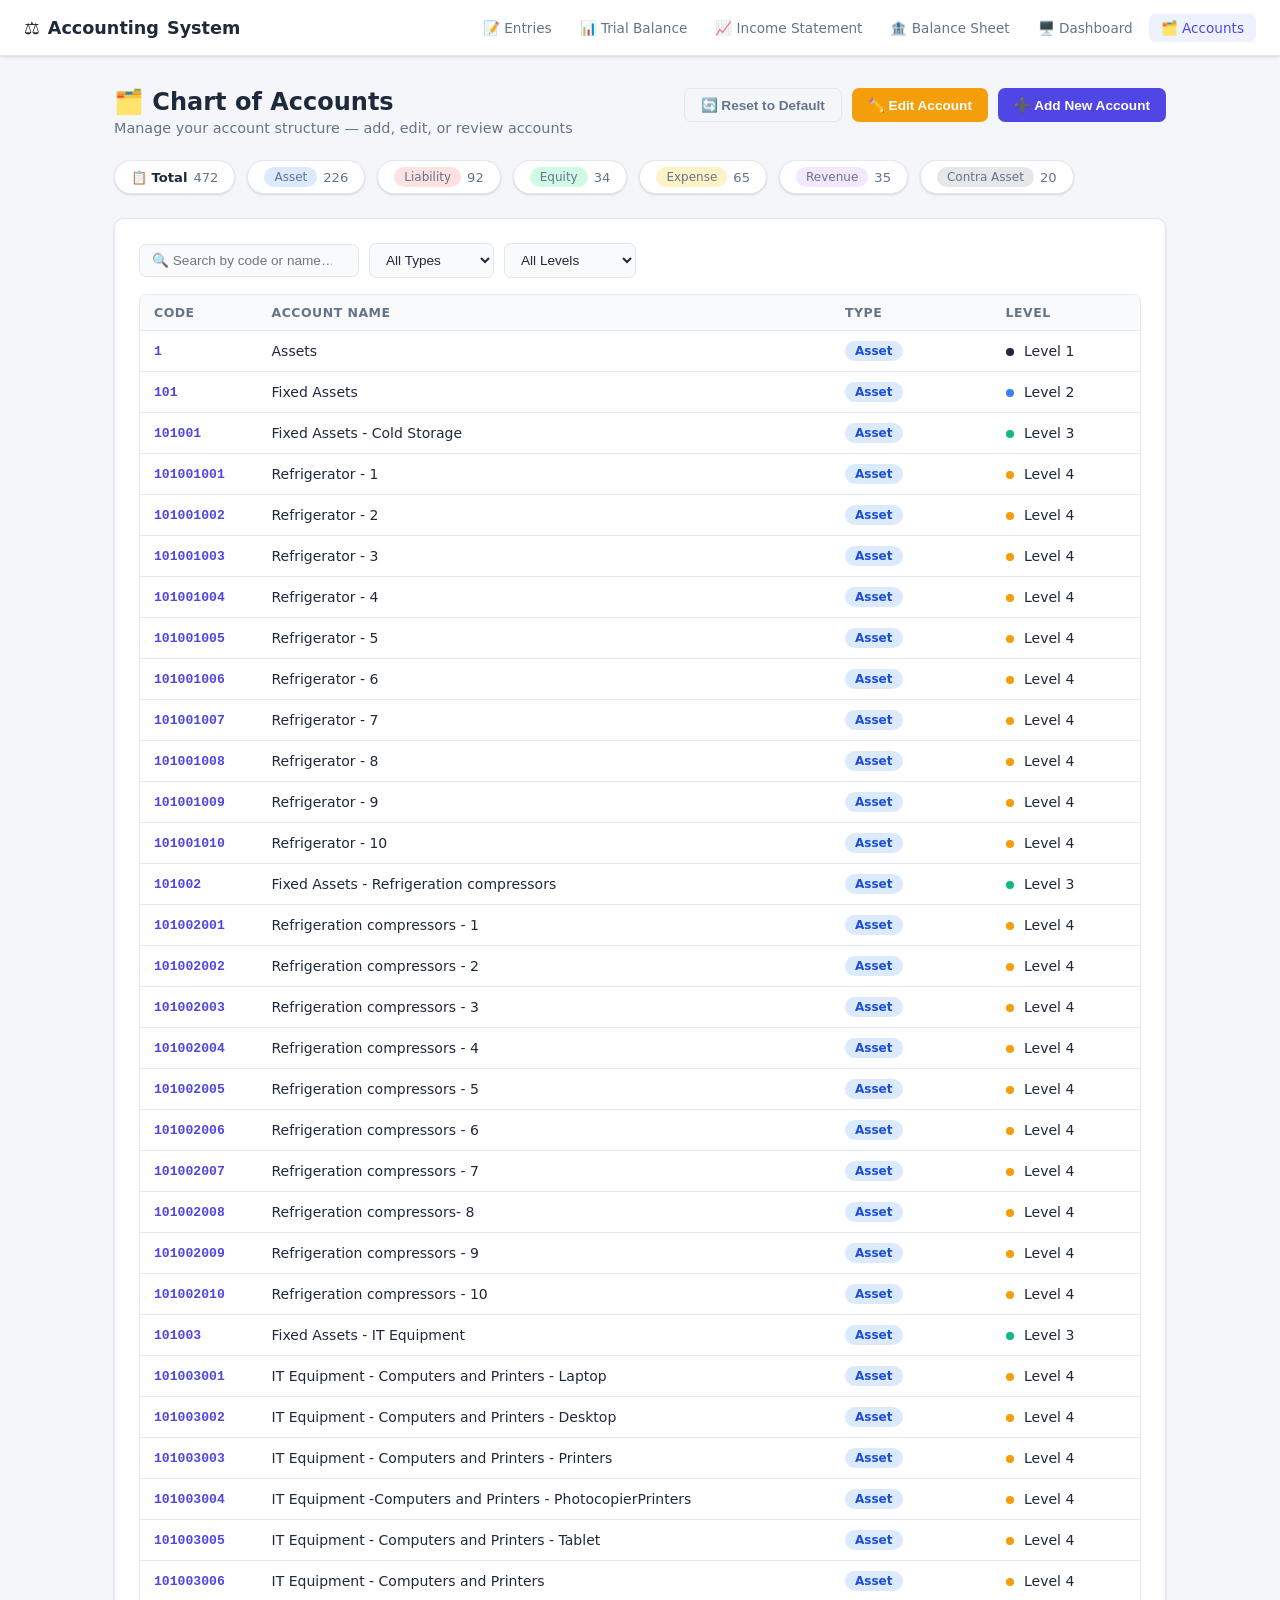
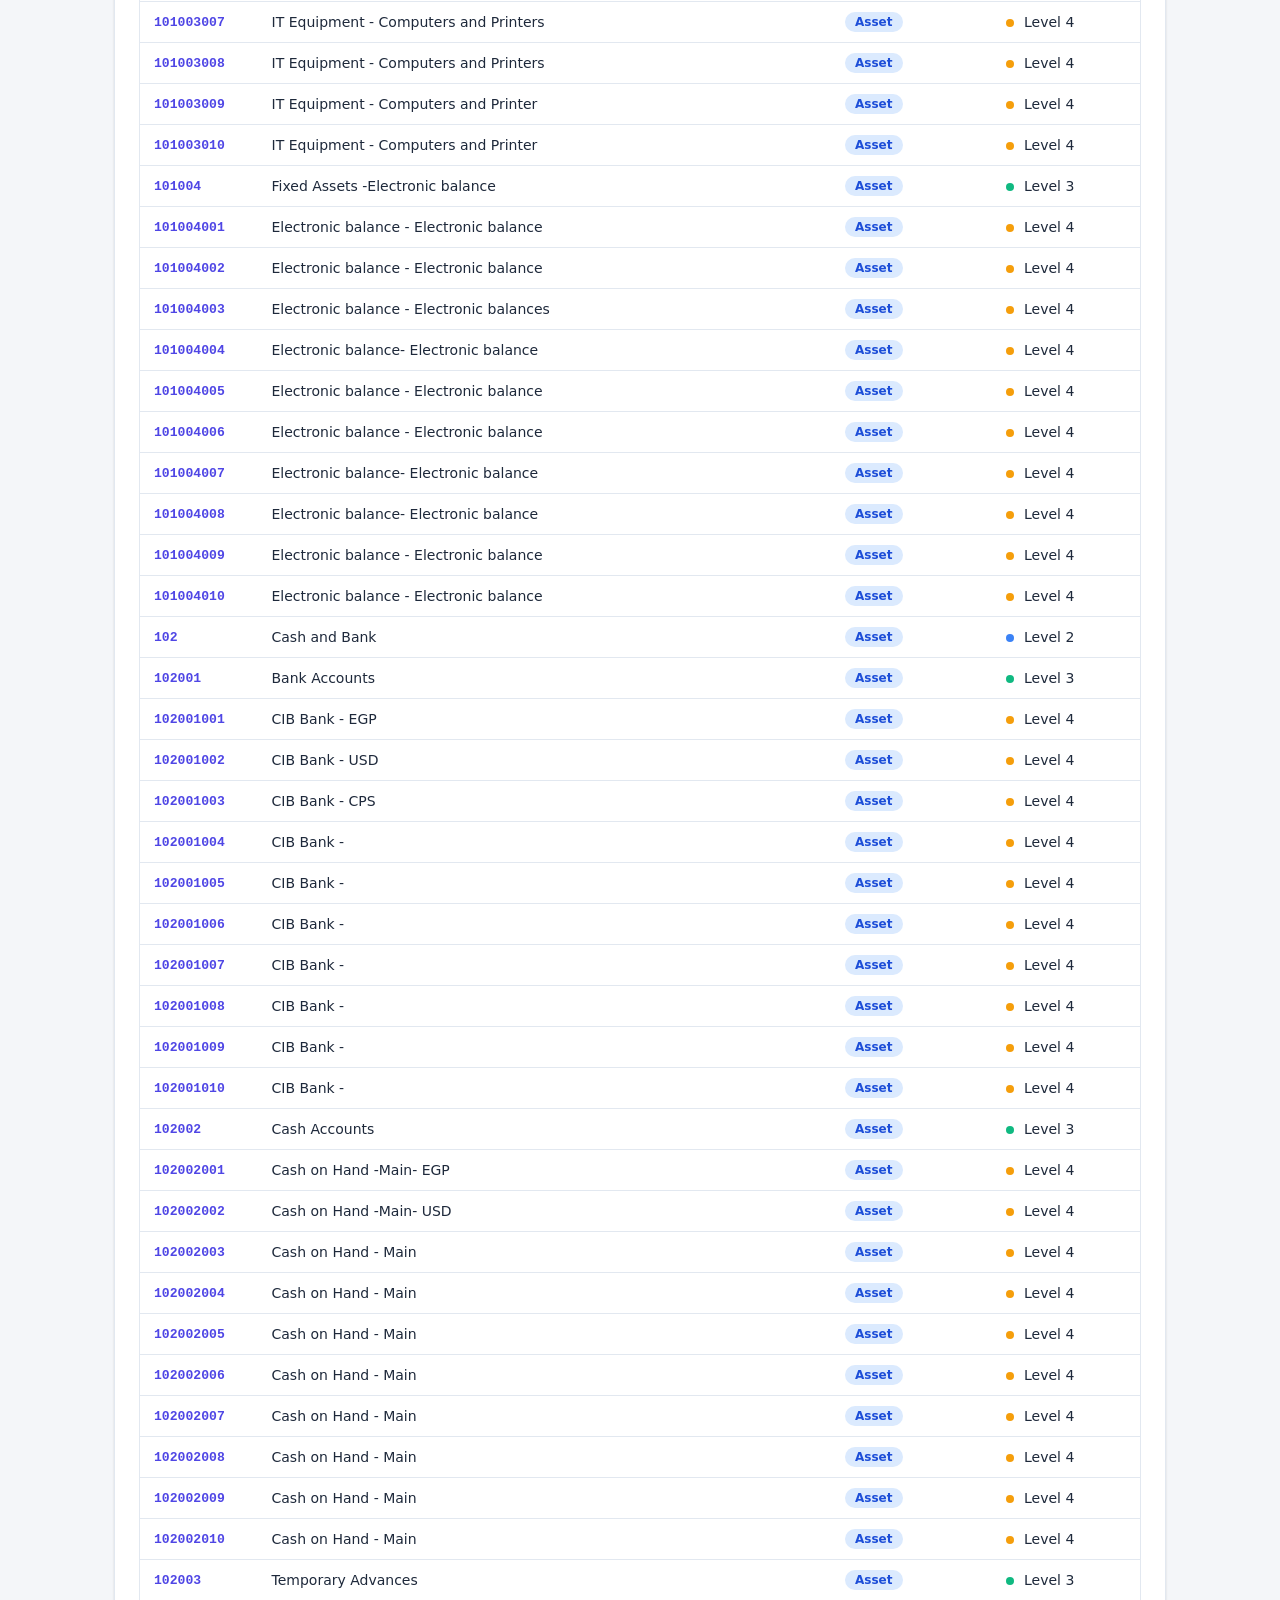
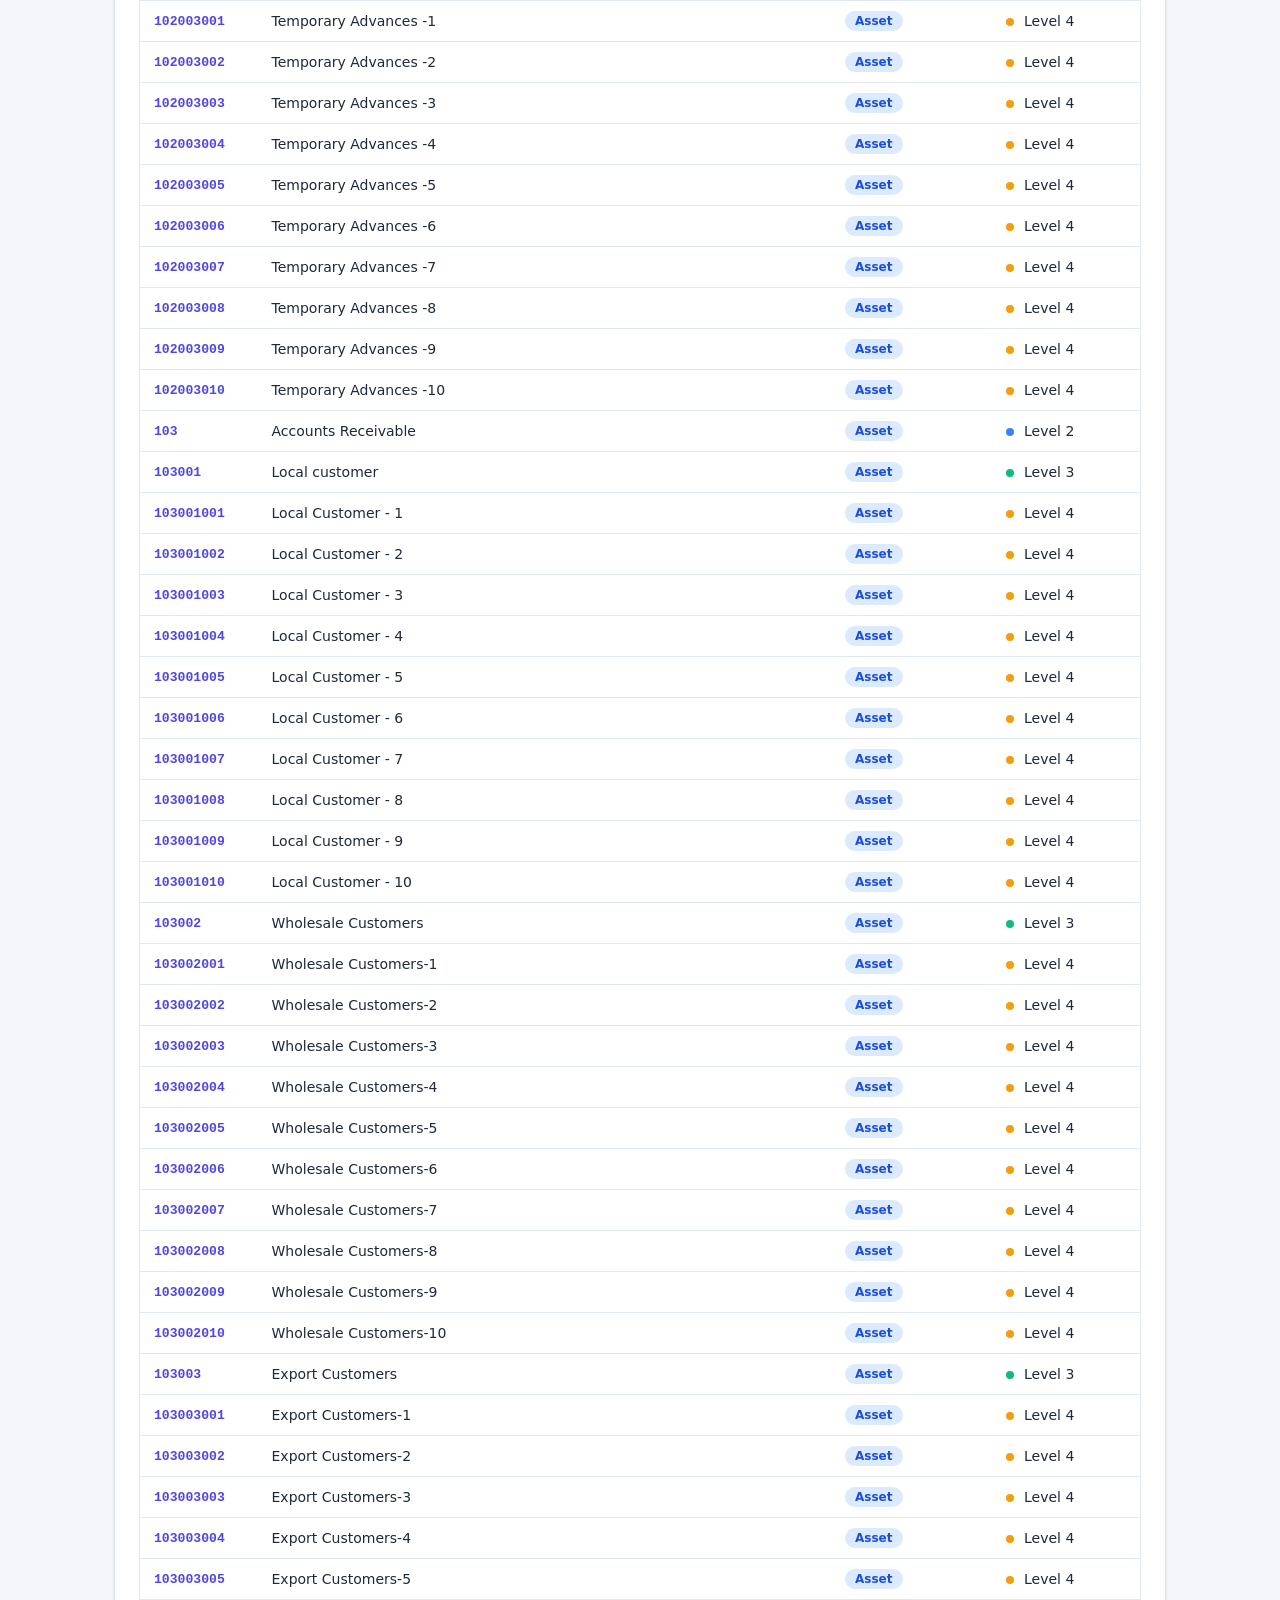
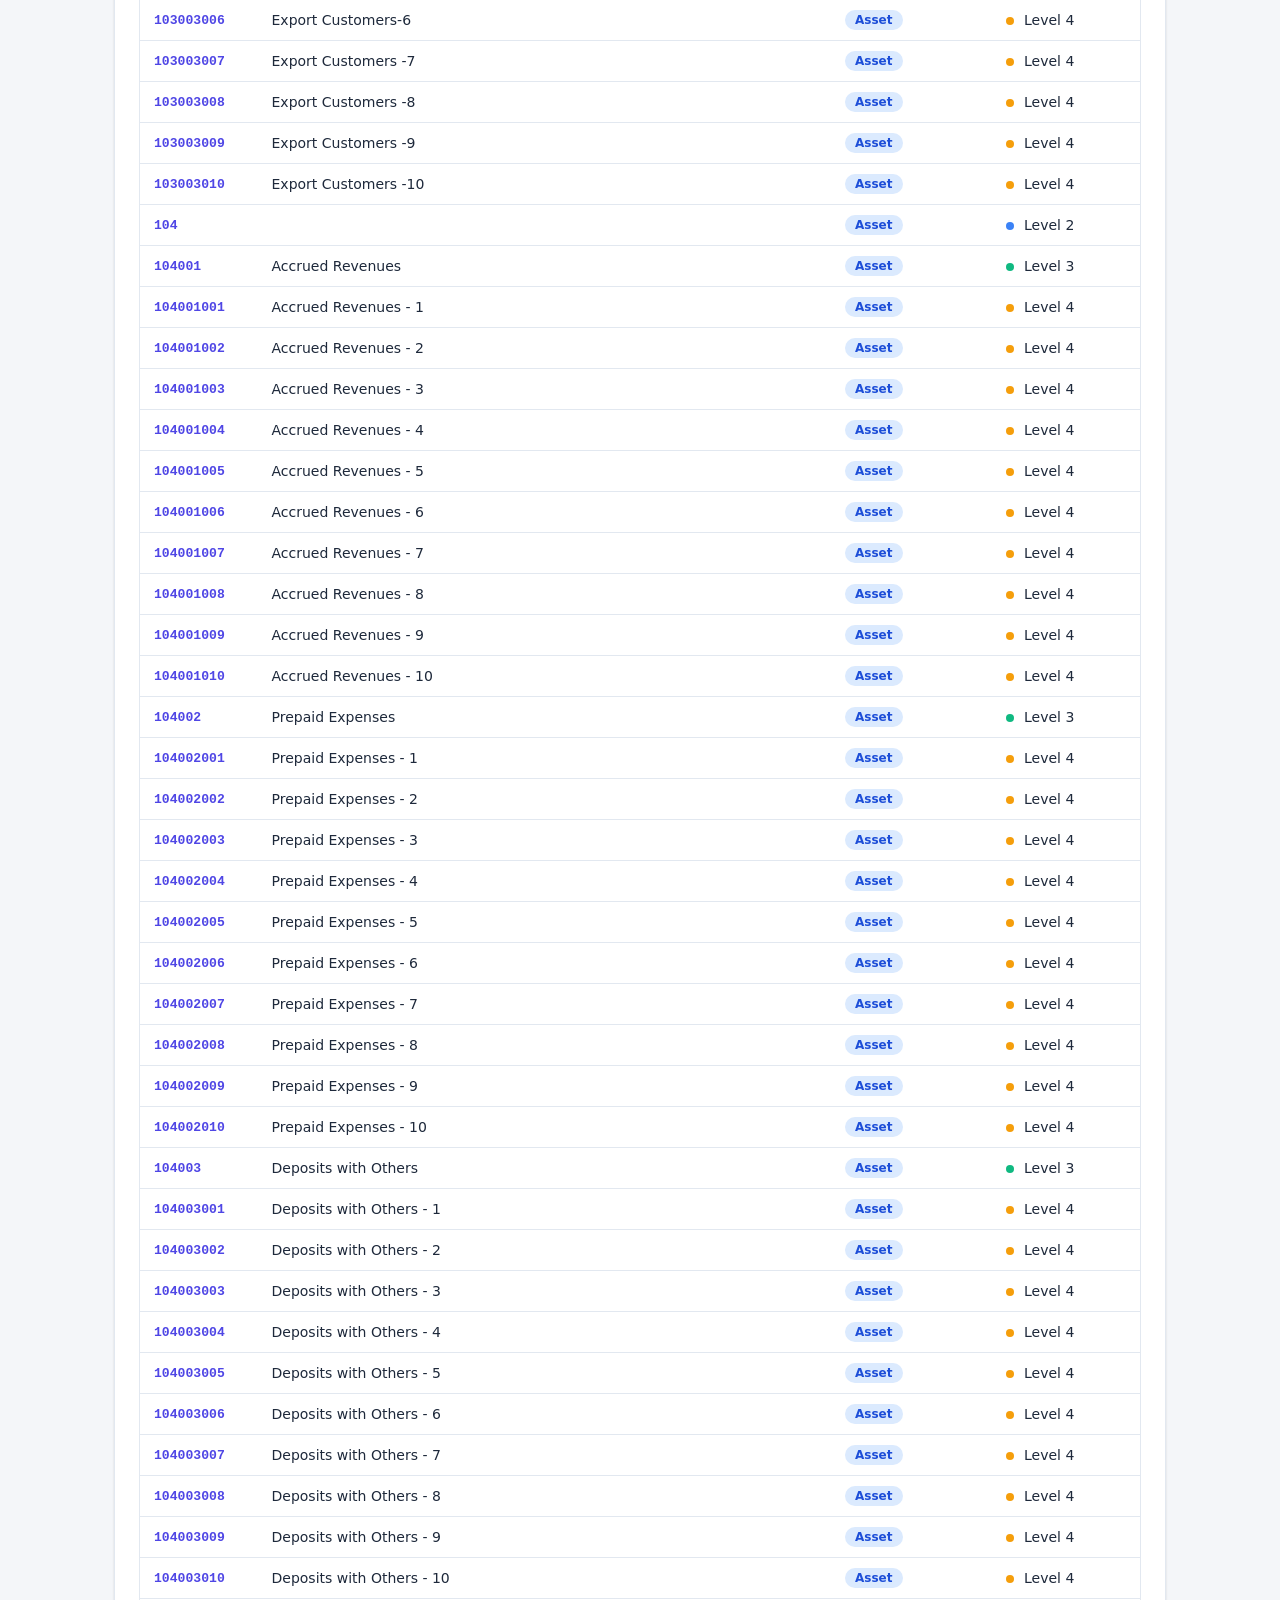
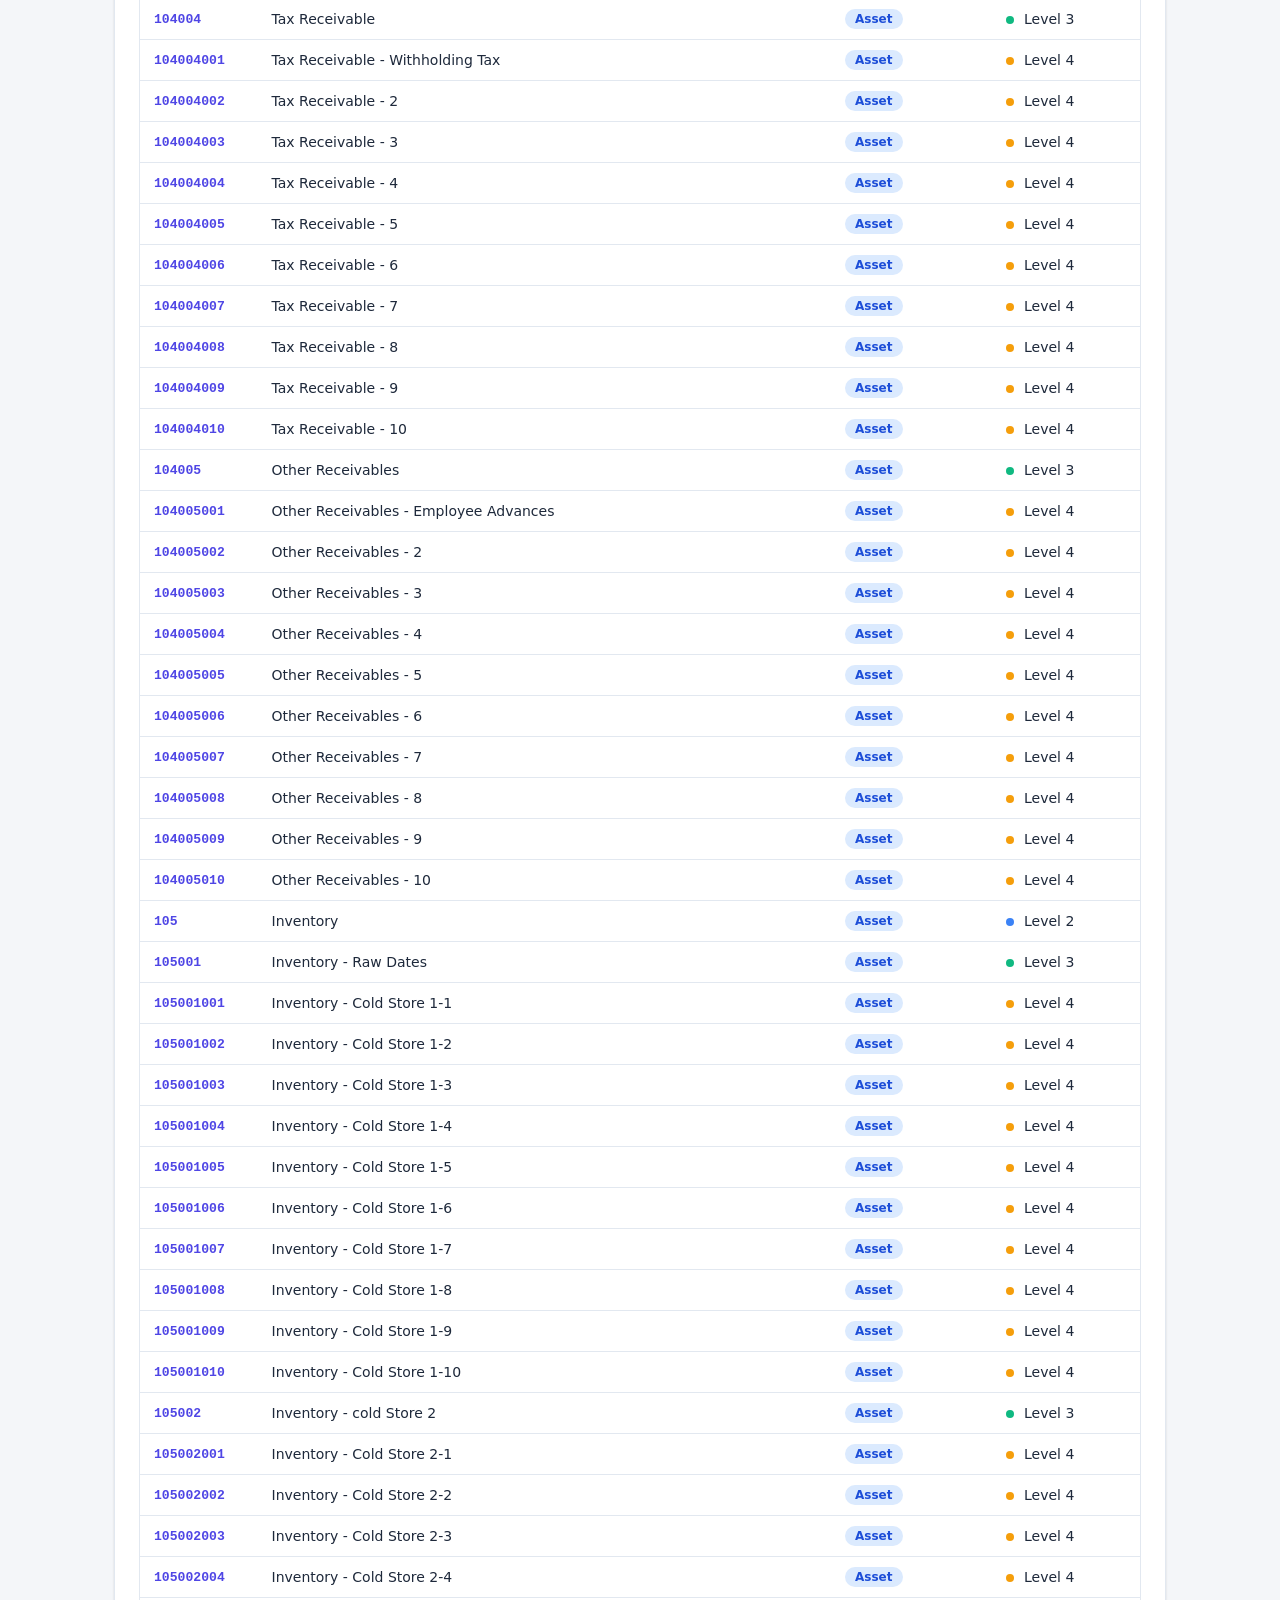
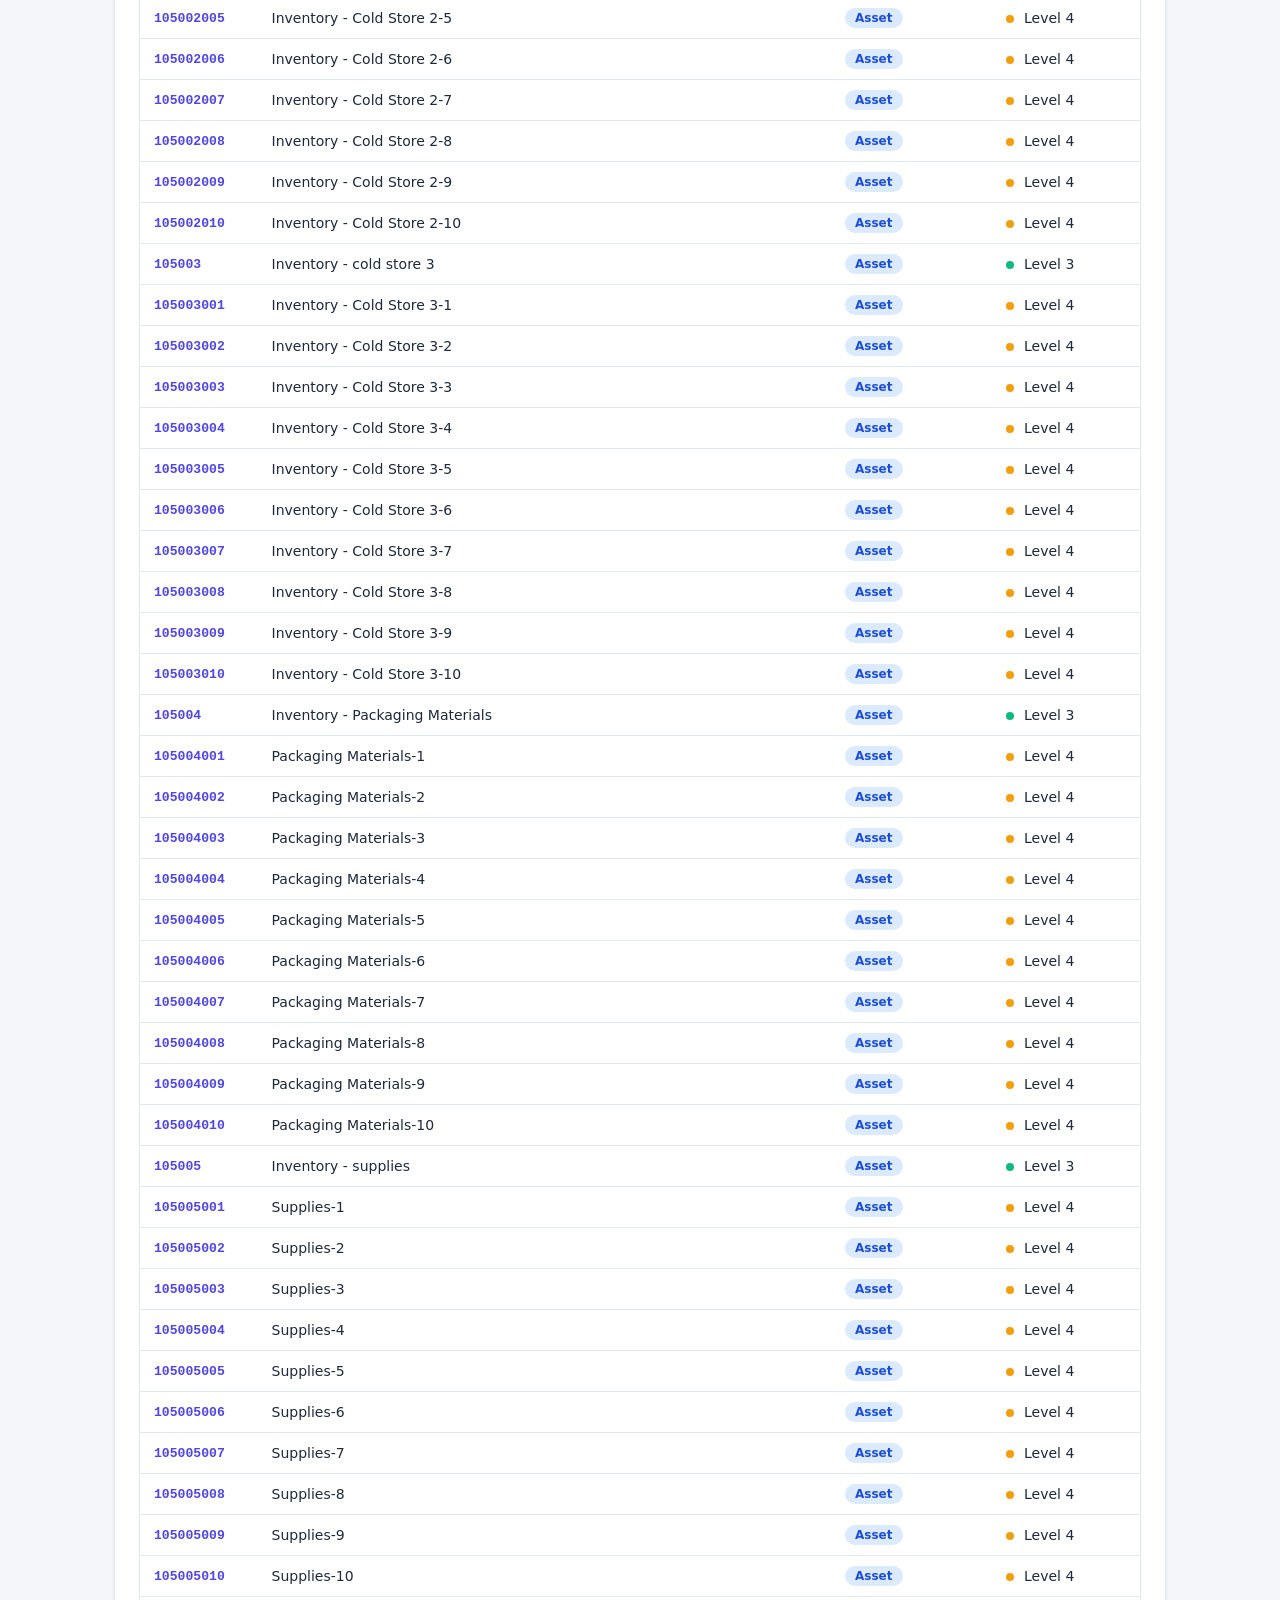
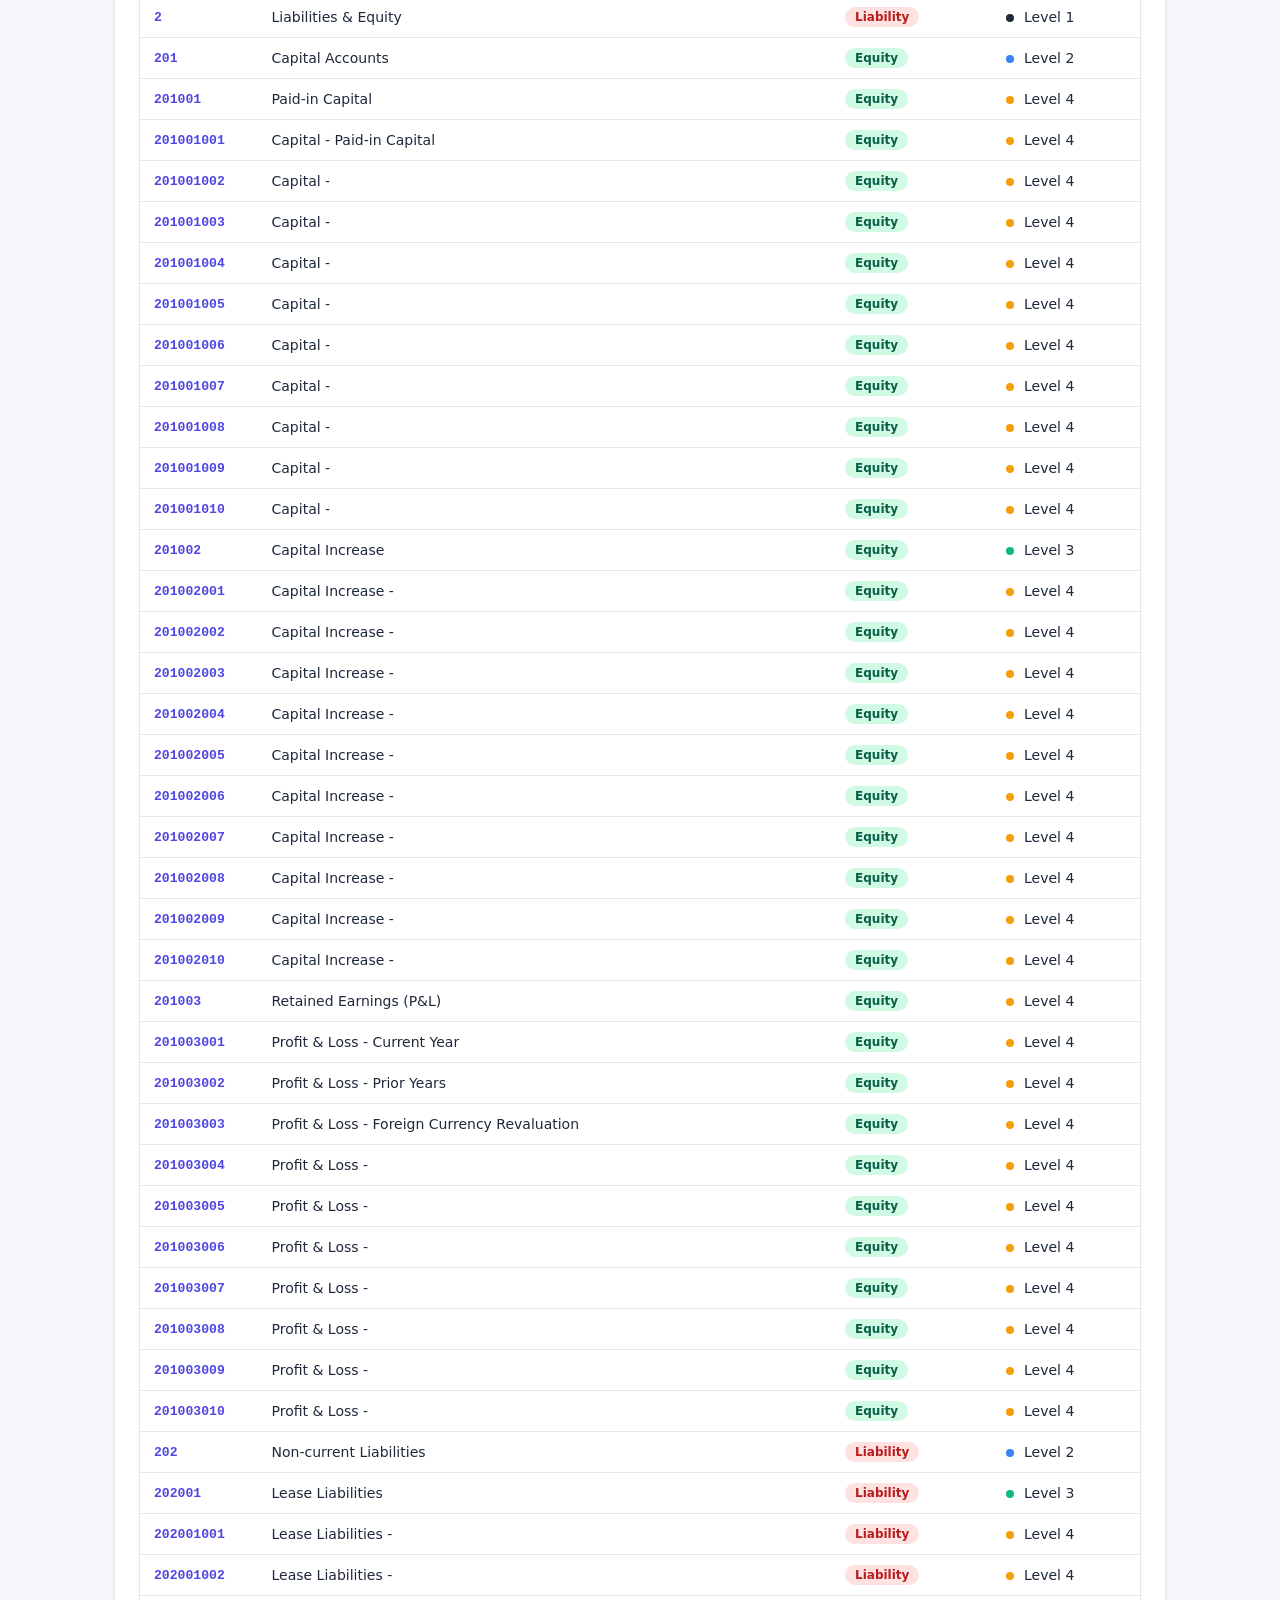
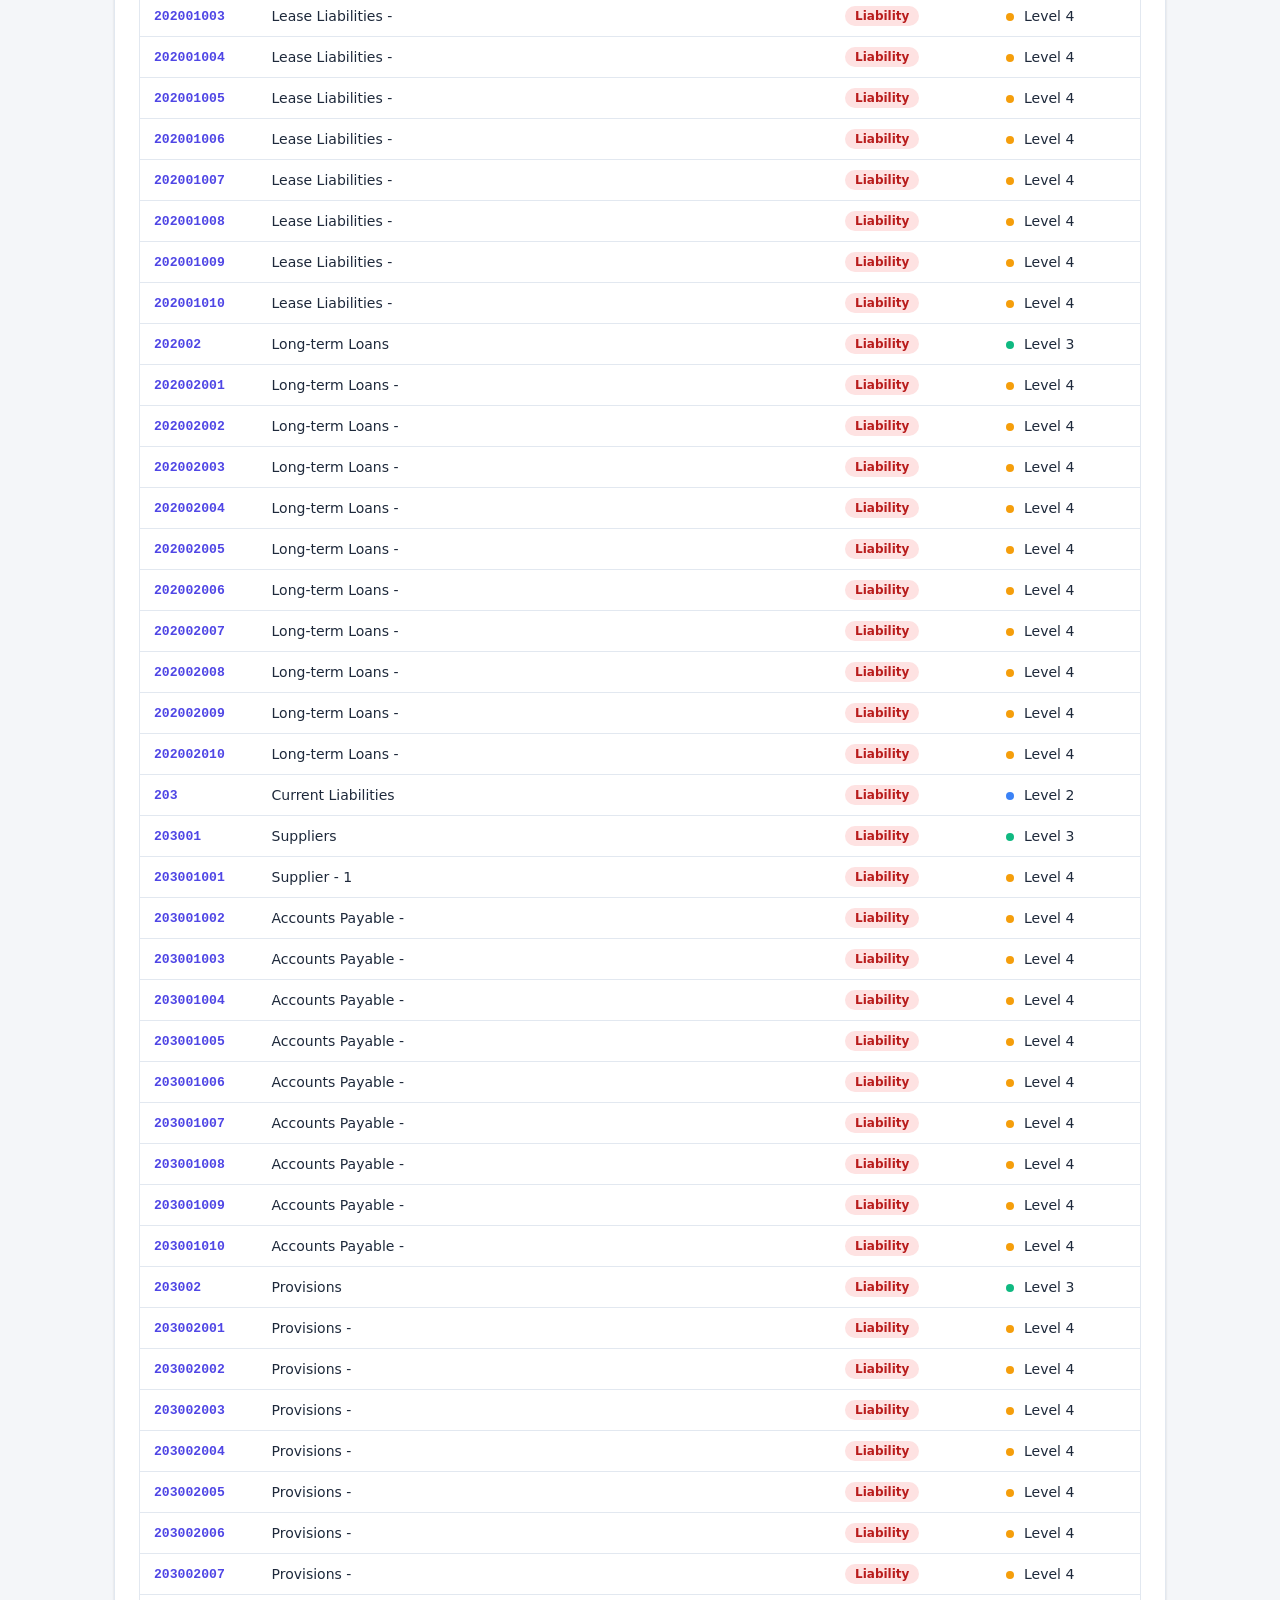
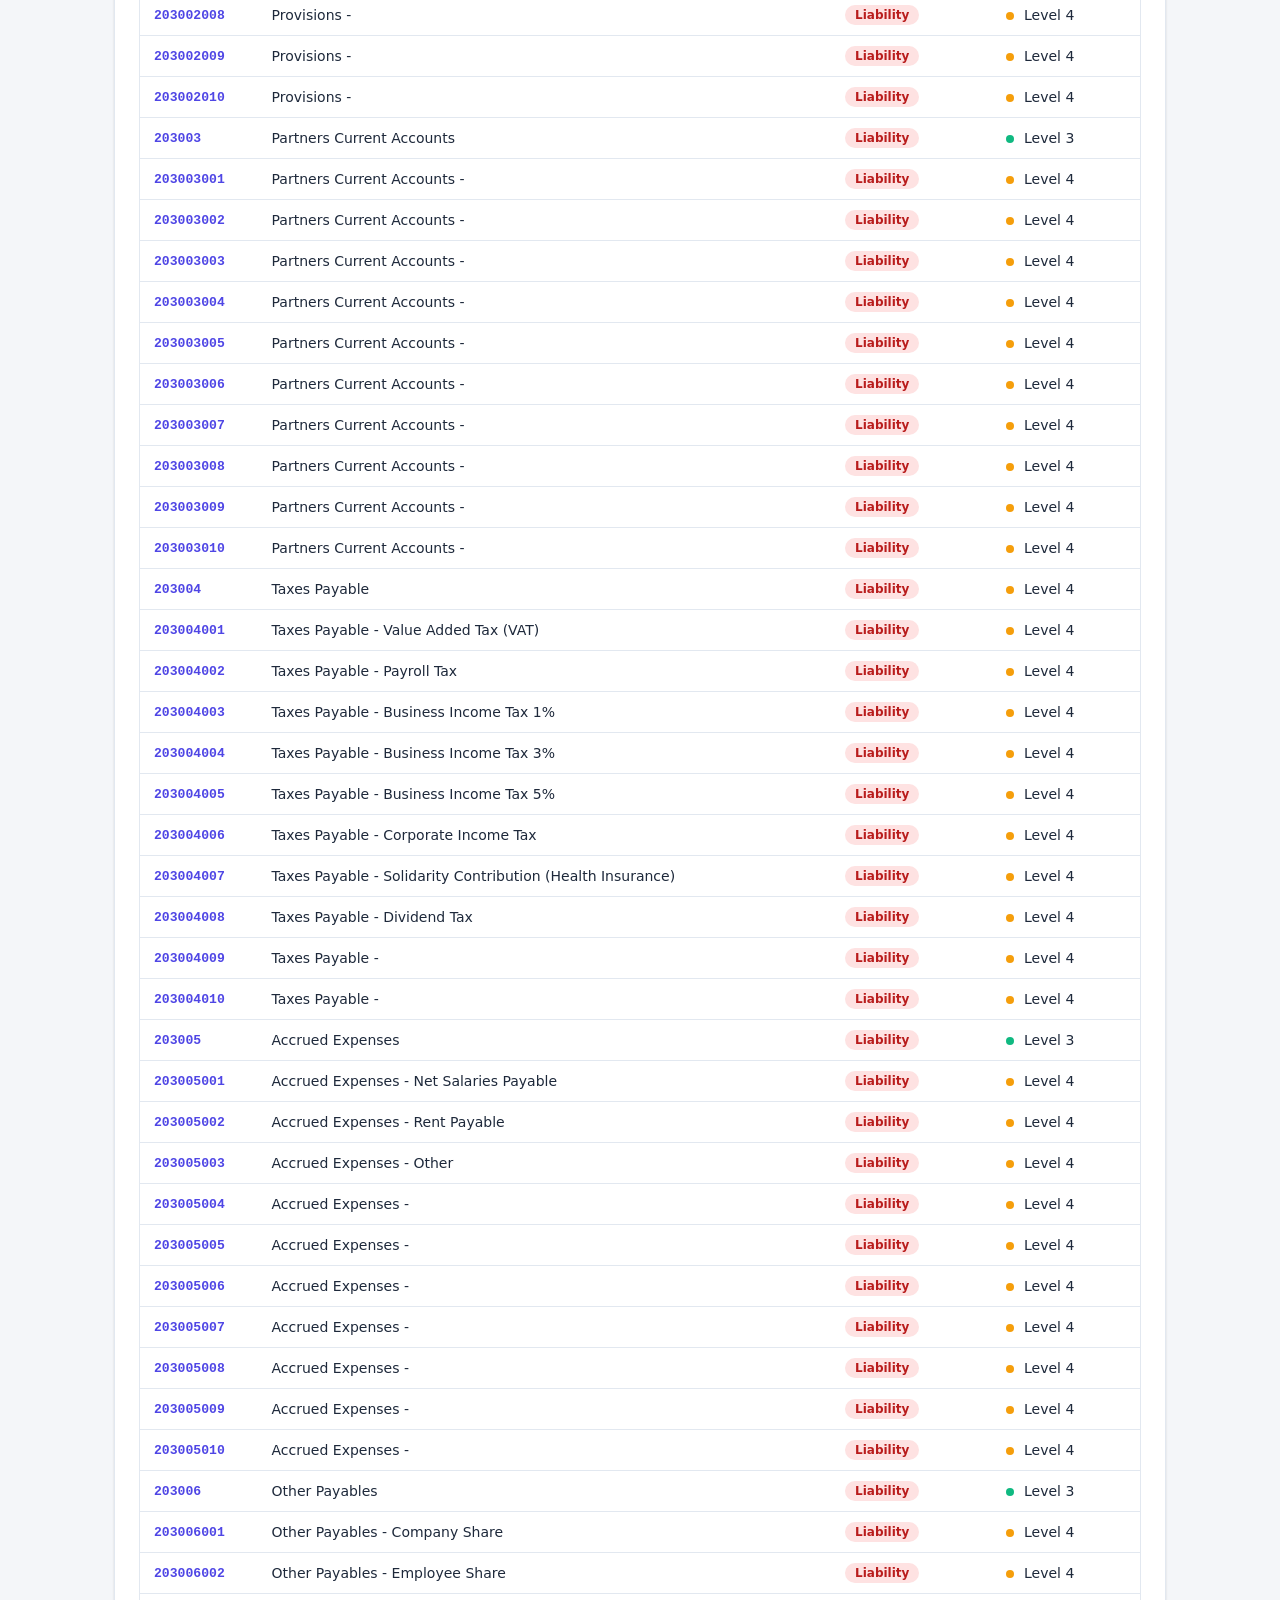
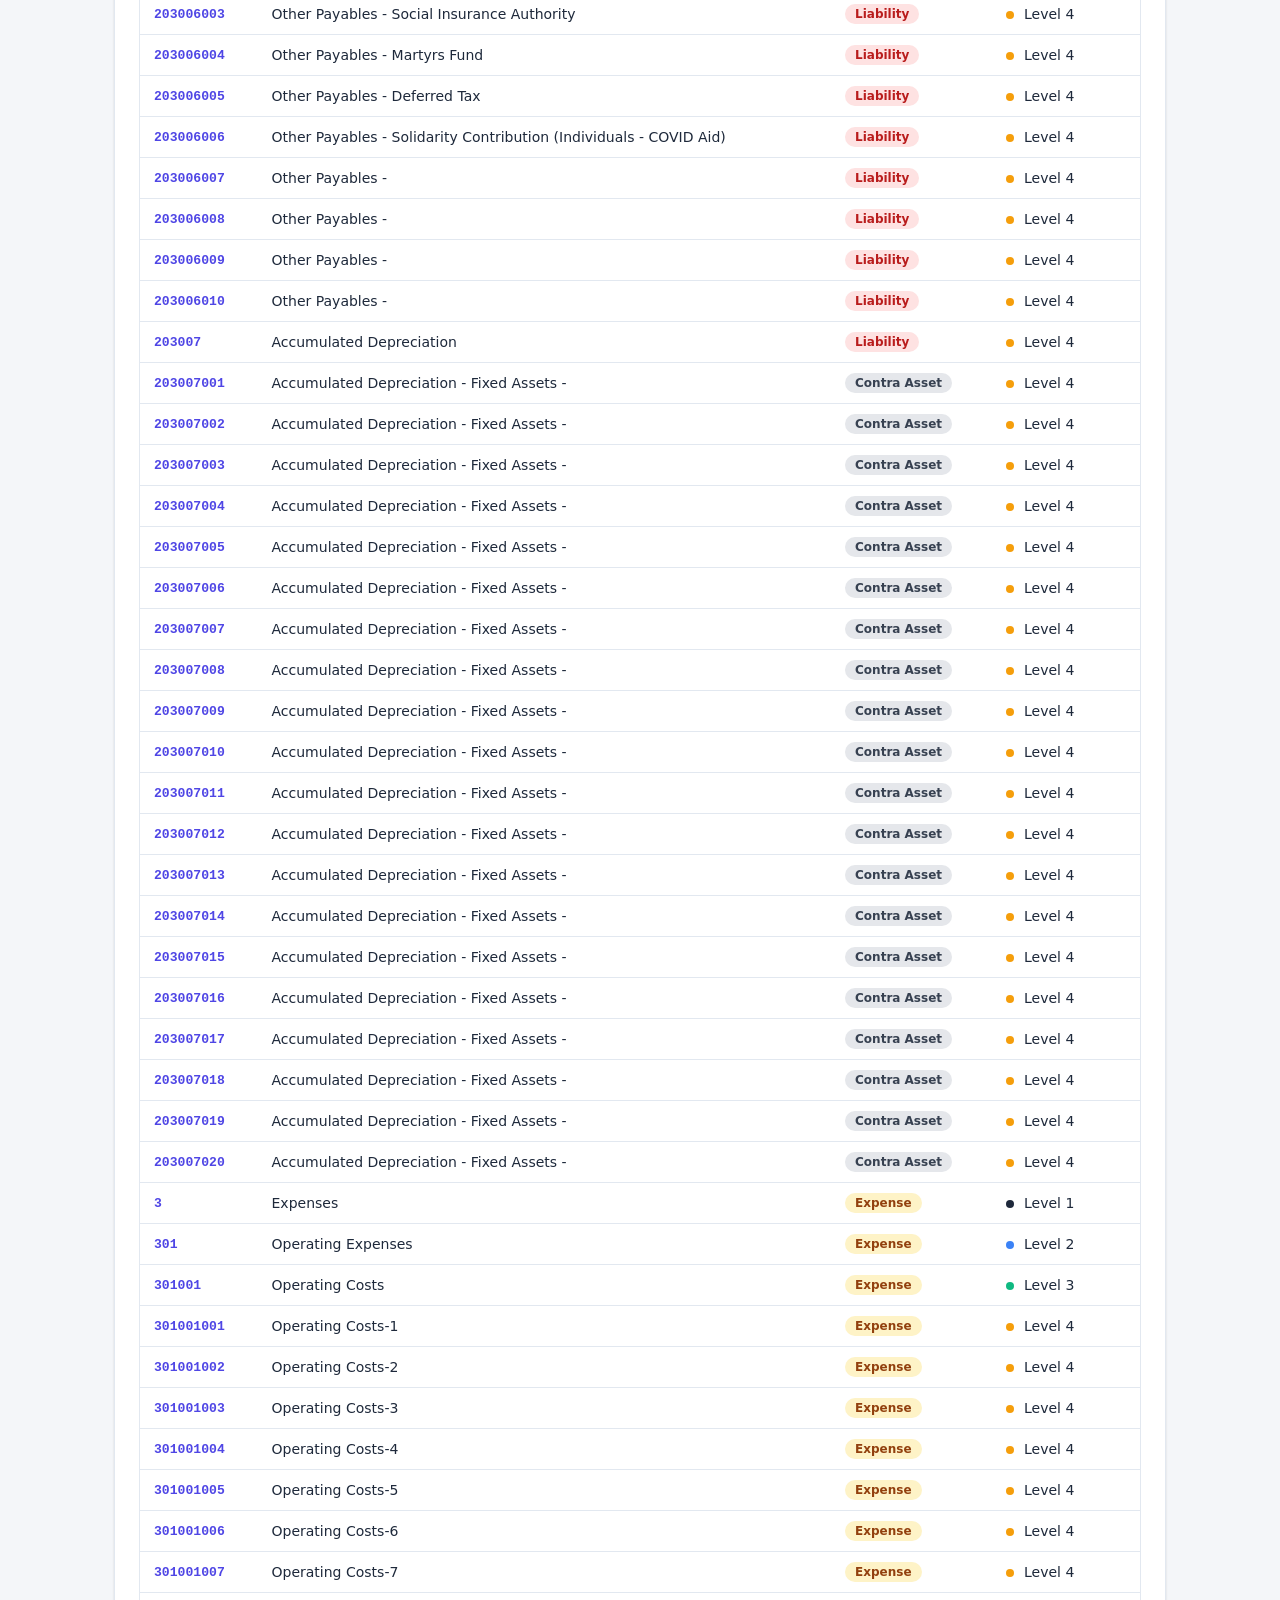
<file: accountsmanager.html>
<!DOCTYPE html>
<html lang="en" dir="ltr">
<head>
  <meta charset="UTF-8" />
  <meta name="viewport" content="width=device-width, initial-scale=1.0" />
  <title>Account Manager - Accounting System</title>
  <style>
    :root {
      --bg: #f4f6f9;
      --surface: #ffffff;
      --surface2: #f9fafb;
      --border: #e2e8f0;
      --text: #1e293b;
      --text-muted: #64748b;
      --green: #2ecc71;
      --red: #e74c3c;
      --blue: #3b82f6;
      --orange: #f59e0b;
      --accent: #4f46e5;
      --accent-light: #eef2ff;
      --shadow: 0 1px 3px rgba(0,0,0,0.08), 0 1px 2px rgba(0,0,0,0.06);
      --shadow-lg: 0 10px 25px rgba(0,0,0,0.12);
      --radius: 10px;
    }

    * { box-sizing: border-box; margin: 0; padding: 0; }
    body { font-family: 'Segoe UI', system-ui, sans-serif; background: var(--bg); color: var(--text); min-height: 100vh; }

    .navbar {
      background: var(--surface);
      border-bottom: 1px solid var(--border);
      padding: 0 1.5rem;
      display: flex;
      align-items: center;
      justify-content: space-between;
      height: 56px;
      position: sticky;
      top: 0;
      z-index: 100;
      box-shadow: var(--shadow);
    }
    .logo { font-weight: 700; font-size: 1.1rem; display: flex; align-items: center; gap: 8px; }
    .nav-links { display: flex; gap: 4px; list-style: none; }
    .nav-links a {
      text-decoration: none;
      color: var(--text-muted);
      padding: 6px 12px;
      border-radius: 6px;
      font-size: 0.85rem;
      font-weight: 500;
      transition: all 0.15s;
    }
    .nav-links a:hover, .nav-links a.active { background: var(--accent-light); color: var(--accent); }

    .page { max-width: 1100px; margin: 0 auto; padding: 2rem 1.5rem; }
    .page-header {
      display: flex;
      align-items: flex-start;
      justify-content: space-between;
      flex-wrap: wrap;
      gap: 1rem;
      margin-bottom: 1.5rem;
    }
    .page-header h1 { font-size: 1.5rem; font-weight: 700; }
    .page-header p { color: var(--text-muted); font-size: 0.9rem; margin-top: 4px; }

    .card { background: var(--surface); border: 1px solid var(--border); border-radius: var(--radius); padding: 1.5rem; margin-bottom: 1.5rem; box-shadow: var(--shadow); }
    .card-title { font-size: 1rem; font-weight: 700; margin-bottom: 1rem; display: flex; align-items: center; gap: 8px; }

    .btn {
      border: none; border-radius: 7px; cursor: pointer;
      padding: 8px 16px; font-size: 0.85rem; font-weight: 600;
      display: inline-flex; align-items: center; gap: 6px;
      transition: all 0.15s; text-decoration: none;
    }
    .btn-primary { background: var(--accent); color: white; }
    .btn-primary:hover { background: #4338ca; transform: translateY(-1px); }
    .btn-success { background: var(--green); color: white; }
    .btn-success:hover { background: #27ae60; }
    .btn-warning { background: var(--orange); color: white; }
    .btn-warning:hover { background: #d97706; }
    .btn-danger { background: var(--red); color: white; }
    .btn-danger:hover { background: #c0392b; }
    .btn-ghost { background: transparent; color: var(--text-muted); border: 1px solid var(--border); }
    .btn-ghost:hover { background: var(--surface2); color: var(--text); }

    .toolbar {
      display: flex; gap: 10px; flex-wrap: wrap; align-items: center;
      margin-bottom: 1rem;
    }
    .toolbar input, .toolbar select {
      padding: 8px 12px; border: 1px solid var(--border); border-radius: 7px;
      font-size: 0.85rem; background: var(--surface2); color: var(--text);
      outline: none; transition: border-color 0.15s;
    }
    .toolbar input:focus, .toolbar select:focus { border-color: var(--accent); }
    .toolbar input[type="search"] { min-width: 220px; }

    .table-wrap { overflow-x: auto; border-radius: 8px; border: 1px solid var(--border); }
    table { width: 100%; border-collapse: collapse; font-size: 0.875rem; }
    thead { background: var(--surface2); }
    th { padding: 10px 14px; text-align: left; font-weight: 600; color: var(--text-muted); font-size: 0.78rem; text-transform: uppercase; letter-spacing: 0.5px; border-bottom: 1px solid var(--border); }
    td { padding: 10px 14px; border-bottom: 1px solid var(--border); vertical-align: middle; }
    tr:last-child td { border-bottom: none; }
    tr:hover td { background: var(--surface2); }
    .no-data { text-align: center; padding: 3rem; color: var(--text-muted); }

    .badge {
      display: inline-block; padding: 3px 10px; border-radius: 99px;
      font-size: 0.75rem; font-weight: 600;
    }
    .badge-asset    { background: #dbeafe; color: #1d4ed8; }
    .badge-liability{ background: #fee2e2; color: #b91c1c; }
    .badge-equity   { background: #d1fae5; color: #065f46; }
    .badge-expense  { background: #fef3c7; color: #92400e; }
    .badge-revenue  { background: #f3e8ff; color: #6b21a8; }
    .badge-contra   { background: #e5e7eb; color: #374151; }

    .code-cell { font-family: 'Courier New', monospace; font-size: 0.82rem; color: var(--accent); font-weight: 600; }

    .level-dot { display: inline-block; width: 8px; height: 8px; border-radius: 50%; margin-right: 6px; }
    .l1 { background: #1e293b; } .l2 { background: #3b82f6; }
    .l3 { background: #10b981; } .l4 { background: #f59e0b; }

    .modal-overlay {
      position: fixed; inset: 0;
      background: rgba(15,23,42,0.55);
      backdrop-filter: blur(3px);
      z-index: 1000;
      display: flex; align-items: center; justify-content: center;
      opacity: 0; pointer-events: none;
      transition: opacity 0.2s;
    }
    .modal-overlay.open { opacity: 1; pointer-events: auto; }

    .modal {
      background: var(--surface);
      border-radius: 14px;
      padding: 2rem;
      width: 100%; max-width: 500px;
      box-shadow: var(--shadow-lg);
      transform: translateY(20px) scale(0.97);
      transition: transform 0.25s cubic-bezier(.34,1.3,.64,1);
      max-height: 90vh;
      overflow-y: auto;
    }
    .modal-overlay.open .modal { transform: translateY(0) scale(1); }

    .modal-header {
      display: flex; align-items: center; justify-content: space-between;
      margin-bottom: 1.5rem;
    }
    .modal-header h2 { font-size: 1.15rem; font-weight: 700; display: flex; align-items: center; gap: 8px; }
    .modal-close {
      background: none; border: none; cursor: pointer;
      font-size: 1.3rem; color: var(--text-muted); line-height: 1;
      padding: 4px; border-radius: 6px; transition: all 0.15s;
    }
    .modal-close:hover { background: var(--surface2); color: var(--text); }

    .form-group { margin-bottom: 1rem; }
    .form-group label { display: block; font-size: 0.82rem; font-weight: 600; color: var(--text-muted); margin-bottom: 5px; }
    .form-group input, .form-group select {
      width: 100%; padding: 9px 12px;
      border: 1px solid var(--border); border-radius: 7px;
      font-size: 0.9rem; background: var(--surface2); color: var(--text);
      outline: none; transition: border-color 0.15s;
    }
    .form-group input:focus, .form-group select:focus { border-color: var(--accent); background: white; }
    .form-group input.readonly { opacity: 0.6; cursor: not-allowed; }

    .form-row { display: grid; grid-template-columns: 1fr 1fr; gap: 12px; }

    .modal-footer { display: flex; gap: 10px; justify-content: flex-end; margin-top: 1.5rem; padding-top: 1rem; border-top: 1px solid var(--border); }

    .toast {
      position: fixed; bottom: 24px; right: 24px;
      background: var(--text); color: white;
      padding: 12px 18px; border-radius: 10px;
      font-size: 0.88rem; font-weight: 500;
      display: flex; align-items: center; gap: 8px;
      z-index: 9999;
      transform: translateY(80px); opacity: 0;
      transition: all 0.3s cubic-bezier(.34,1.3,.64,1);
      box-shadow: var(--shadow-lg);
    }
    .toast.show { transform: translateY(0); opacity: 1; }
    .toast.success { background: #065f46; }
    .toast.error   { background: #b91c1c; }

    .stats-row { display: flex; gap: 12px; flex-wrap: wrap; margin-bottom: 1.5rem; }
    .stat-pill {
      background: var(--surface); border: 1px solid var(--border);
      border-radius: 99px; padding: 6px 16px;
      font-size: 0.82rem; font-weight: 600;
      display: flex; align-items: center; gap: 6px;
      box-shadow: var(--shadow);
    }
    .stat-pill span { color: var(--text-muted); font-weight: 400; }

    @media (max-width: 640px) {
      .form-row { grid-template-columns: 1fr; }
      .nav-links { display: none; }
      .modal { padding: 1.2rem; }
    }
  </style>
</head>
<body>

<nav class="navbar">
  <div class="logo">⚖️ <span>Accounting</span> System</div>
  <ul class="nav-links">
    <li><a href="index.html">📝 Entries</a></li>
    <li><a href="trial-balance.html">📊 Trial Balance</a></li>
    <li><a href="income-statement.html">📈 Income Statement</a></li>
    <li><a href="balance-sheet.html">🏦 Balance Sheet</a></li>
    <li><a href="dashboard.html">🖥️ Dashboard</a></li>
    <li><a href="accounts-manager.html" class="active">🗂️ Accounts</a></li>
  </ul>
</nav>

<div class="page">
  <div class="page-header">
    <div>
      <h1>🗂️ Chart of Accounts</h1>
      <p>Manage your account structure — add, edit, or review accounts</p>
    </div>
    <div style="display:flex;gap:10px;flex-wrap:wrap">
      <button class="btn btn-ghost" onclick="resetToDefault()">🔄 Reset to Default</button>
      <button class="btn btn-warning" onclick="openEditModal()">✏️ Edit Account</button>
      <button class="btn btn-primary" onclick="openAddModal()">➕ Add New Account</button>
    </div>
  </div>

  <div id="statsRow" class="stats-row"></div>

  <div class="card">
    <div class="toolbar">
      <input type="search" id="searchInput" placeholder="🔍 Search by code or name…" oninput="renderTable()" />
      <select id="typeFilter" onchange="renderTable()">
        <option value="">All Types</option>
        <option value="asset">Assets</option>
        <option value="liability">Liabilities</option>
        <option value="equity">Equity</option>
        <option value="expense">Expenses</option>
        <option value="revenue">Revenue</option>
        <option value="contra_asset">Contra Asset</option>
      </select>
      <select id="levelFilter" onchange="renderTable()">
        <option value="">All Levels</option>
        <option value="1">Level 1 (Root)</option>
        <option value="2">Level 2</option>
        <option value="3">Level 3</option>
        <option value="4">Level 4 (Leaf)</option>
      </select>
    </div>

    <div class="table-wrap">
      <table>
        <thead>
          <tr>
            <th>Code</th>
            <th>Account Name</th>
            <th>Type</th>
            <th>Level</th>
            <th></th>
          </tr>
        </thead>
        <tbody id="accountsBody"></tbody>
      </table>
    </div>
    <div id="tableFooter" style="padding:12px 14px;font-size:0.82rem;color:var(--text-muted);border-top:1px solid var(--border)"></div>
  </div>
</div>

<!-- ADD MODAL -->
<div class="modal-overlay" id="addOverlay">
  <div class="modal">
    <div class="modal-header">
      <h2>➕ Add New Account</h2>
      <button class="modal-close" onclick="closeModal('addOverlay')">✕</button>
    </div>

    <div class="form-row">
      <div class="form-group">
        <label>Account Code *</label>
        <input type="text" id="add_code" placeholder="e.g. 102001011" />
      </div>
      <div class="form-group">
        <label>Level *</label>
        <select id="add_level">
          <option value="2">Level 2</option>
          <option value="3">Level 3</option>
          <option value="4" selected>Level 4 – Leaf</option>
        </select>
      </div>
    </div>

    <div class="form-group">
      <label>Account Name *</label>
      <input type="text" id="add_name" placeholder="e.g. Cash on Hand - Branch" />
    </div>

    <div class="form-group">
      <label>Account Type *</label>
      <select id="add_type">
        <option value="asset">Asset</option>
        <option value="liability">Liability</option>
        <option value="equity">Equity</option>
        <option value="expense">Expense</option>
        <option value="revenue">Revenue</option>
        <option value="contra_asset">Contra Asset</option>
      </select>
    </div>

    <div class="form-group">
      <label>Parent Account (optional)</label>
      <select id="add_parent">
        <option value="">-- No Parent --</option>
      </select>
    </div>

    <div id="addAlert" style="margin-bottom:0.5rem"></div>

    <div class="modal-footer">
      <button class="btn btn-ghost" onclick="closeModal('addOverlay')">Cancel</button>
      <button class="btn btn-success" onclick="saveNewAccount()">💾 Save Account</button>
    </div>
  </div>
</div>

<div class="modal-overlay" id="editOverlay">
  <div class="modal">
    <div class="modal-header">
      <h2>✏️ Edit Account</h2>
      <button class="modal-close" onclick="closeModal('editOverlay')">✕</button>
    </div>

    <div id="editStep1">
      <div class="form-group">
        <label>Search by Code or Name</label>
        <input type="search" id="editSearch" placeholder="e.g. 102001001 or Cash on Hand…"
          oninput="filterEditList()" autocomplete="off" />
      </div>
      <div id="editList" style="max-height:260px;overflow-y:auto;border:1px solid var(--border);border-radius:8px;"></div>
      <p style="font-size:0.8rem;color:var(--text-muted);margin-top:8px">Click an account to select it for editing.</p>
    </div>

    <div id="editStep2" style="display:none">
      <div style="background:var(--accent-light);border-radius:8px;padding:10px 14px;margin-bottom:1rem;display:flex;align-items:center;justify-content:space-between">
        <span style="font-size:0.85rem;color:var(--accent);font-weight:600" id="editSelectedLabel"></span>
        <button class="btn btn-ghost" style="padding:4px 10px;font-size:0.78rem" onclick="backToSearch()">← Change</button>
      </div>

      <div class="form-row">
        <div class="form-group">
          <label>Account Code</label>
          <input type="text" id="edit_code" class="readonly" readonly />
        </div>
        <div class="form-group">
          <label>Level</label>
          <select id="edit_level">
            <option value="1">Level 1 – Root</option>
            <option value="2">Level 2</option>
            <option value="3">Level 3</option>
            <option value="4">Level 4 – Leaf</option>
          </select>
        </div>
      </div>

      <div class="form-group">
        <label>Account Name *</label>
        <input type="text" id="edit_name" placeholder="Account name" />
      </div>

      <div class="form-group">
        <label>Account Type *</label>
        <select id="edit_type">
          <option value="asset">Asset</option>
          <option value="liability">Liability</option>
          <option value="equity">Equity</option>
          <option value="expense">Expense</option>
          <option value="revenue">Revenue</option>
          <option value="contra_asset">Contra Asset</option>
        </select>
      </div>

      <div id="editAlert" style="margin-bottom:0.5rem"></div>

      <div class="modal-footer">
        <button class="btn btn-danger" onclick="deleteAccount()">🗑️ Delete</button>
        <button class="btn btn-ghost" onclick="closeModal('editOverlay')">Cancel</button>
        <button class="btn btn-warning" onclick="saveEditAccount()">💾 Save Changes</button>
      </div>
    </div>
  </div>
</div>

<!-- TOAST -->
<div class="toast" id="toast"></div>

<script>
  // ── helpers ──────────────────────────────────────────────────────────────
  const HARDCODED_CODES = new Set(); // will be filled from ACCOUNTS const if available

  function loadAccounts() {
    return JSON.parse(localStorage.getItem('accounts') || '[]');
  }
  function saveAccountsToStorage(accs) {
    localStorage.setItem('accounts', JSON.stringify(accs));
  }

  function showToast(msg, type = 'success') {
    const t = document.getElementById('toast');
    t.textContent = (type === 'success' ? '✅ ' : '❌ ') + msg;
    t.className = `toast ${type} show`;
    setTimeout(() => t.className = 'toast', 3000);
  }

  function badgeFor(type) {
    const map = {
      asset: 'badge-asset', liability: 'badge-liability', equity: 'badge-equity',
      expense: 'badge-expense', revenue: 'badge-revenue', contra_asset: 'badge-contra'
    };
    const labels = {
      asset: 'Asset', liability: 'Liability', equity: 'Equity',
      expense: 'Expense', revenue: 'Revenue', contra_asset: 'Contra Asset'
    };
    return `<span class="badge ${map[type] || ''}">${labels[type] || type}</span>`;
  }

  function levelLabel(l) {
    const colors = ['','l1','l2','l3','l4'];
    return `<span class="level-dot ${colors[l]||''}"></span> Level ${l}`;
  }

  // ── render ────────────────────────────────────────────────────────────────
  function renderStats() {
    const accs = loadAccounts();
    const types = ['asset','liability','equity','expense','revenue','contra_asset'];
    const labels = { asset:'Assets', liability:'Liabilities', equity:'Equity', expense:'Expenses', revenue:'Revenue', contra_asset:'Contra' };
    const row = document.getElementById('statsRow');
    row.innerHTML = `<div class="stat-pill">📋 Total <span>${accs.length}</span></div>` +
      types.map(t => {
        const n = accs.filter(a => a.type === t).length;
        return n ? `<div class="stat-pill">${badgeFor(t)} <span>${n}</span></div>` : '';
      }).join('');
  }

  function renderTable() {
    const accs = loadAccounts();
    const q = document.getElementById('searchInput').value.trim().toLowerCase();
    const tf = document.getElementById('typeFilter').value;
    const lf = document.getElementById('levelFilter').value;

    const filtered = accs.filter(a => {
      const matchQ = !q || a.code.toLowerCase().includes(q) || a.name.toLowerCase().includes(q);
      const matchT = !tf || a.type === tf;
      const matchL = !lf || String(a.level) === lf;
      return matchQ && matchT && matchL;
    });

    const tbody = document.getElementById('accountsBody');
    if (!filtered.length) {
      tbody.innerHTML = `<tr><td colspan="5" class="no-data">No accounts found.</td></tr>`;
    } else {
      tbody.innerHTML = filtered.map(a => `
        <tr>
          <td class="code-cell">${a.code.trim()}</td>
          <td>${a.name}</td>
          <td>${badgeFor(a.type)}</td>
          <td>${levelLabel(a.level)}</td>
          <td></td>
        </tr>
      `).join('');
    }

    document.getElementById('tableFooter').textContent =
      `Showing ${filtered.length} of ${accs.length} accounts`;
  }

  // ── Add Modal ─────────────────────────────────────────────────────────────
  function openAddModal() {
    document.getElementById('add_code').value = '';
    document.getElementById('add_name').value = '';
    document.getElementById('add_level').value = '4';
    document.getElementById('add_type').value = 'asset';
    document.getElementById('addAlert').innerHTML = '';

    // populate parent dropdown
    const sel = document.getElementById('add_parent');
    sel.innerHTML = '<option value="">-- No Parent --</option>';
    loadAccounts().forEach(a => {
      sel.innerHTML += `<option value="${a.code.trim()}">${a.code.trim()} | ${a.name}</option>`;
    });

    document.getElementById('addOverlay').classList.add('open');
    setTimeout(() => document.getElementById('add_code').focus(), 100);
  }

  function saveNewAccount() {
    const code = document.getElementById('add_code').value.trim();
    const name = document.getElementById('add_name').value.trim();
    const level = parseInt(document.getElementById('add_level').value);
    const type  = document.getElementById('add_type').value;
    const alertEl = document.getElementById('addAlert');

    if (!code || !name) {
      alertEl.innerHTML = `<div style="color:var(--red);font-size:0.85rem;padding:8px;background:#fee2e2;border-radius:6px">⚠️ Code and Name are required.</div>`;
      return;
    }

    const accs = loadAccounts();
    if (accs.find(a => a.code.trim() === code)) {
      alertEl.innerHTML = `<div style="color:var(--red);font-size:0.85rem;padding:8px;background:#fee2e2;border-radius:6px">⚠️ Account code "${code}" already exists.</div>`;
      return;
    }

    accs.push({ code, name, level, type });
    // sort by code
    accs.sort((a, b) => a.code.trim().localeCompare(b.code.trim(), undefined, { numeric: true }));
    saveAccountsToStorage(accs);

    closeModal('addOverlay');
    renderStats();
    renderTable();
    showToast(`Account "${code} | ${name}" added successfully.`);
  }

  // ── Edit Modal ────────────────────────────────────────────────────────────
  let _editCode = null;

  function openEditModal() {
    _editCode = null;
    document.getElementById('editSearch').value = '';
    document.getElementById('editAlert').innerHTML = '';
    document.getElementById('editStep1').style.display = '';
    document.getElementById('editStep2').style.display = 'none';
    renderEditList('');
    document.getElementById('editOverlay').classList.add('open');
    setTimeout(() => document.getElementById('editSearch').focus(), 100);
  }

  function renderEditList(q) {
    const accs = loadAccounts();
    const filtered = q
      ? accs.filter(a => a.code.trim().toLowerCase().includes(q) || a.name.toLowerCase().includes(q))
      : accs;

    const list = document.getElementById('editList');
    if (!filtered.length) {
      list.innerHTML = `<div style="padding:16px;text-align:center;color:var(--text-muted);font-size:0.85rem">No accounts match.</div>`;
      return;
    }
    list.innerHTML = filtered.slice(0, 80).map(a => `
      <div onclick="selectEditAccount('${a.code.trim().replace(/'/g,"\\'")}')"
        style="padding:9px 14px;cursor:pointer;border-bottom:1px solid var(--border);display:flex;align-items:center;gap:10px;transition:background 0.1s"
        onmouseover="this.style.background='var(--accent-light)'"
        onmouseout="this.style.background=''">
        <span style="font-family:monospace;font-size:0.8rem;color:var(--accent);min-width:100px">${a.code.trim()}</span>
        <span style="font-size:0.88rem;flex:1">${a.name}</span>
        ${badgeFor(a.type)}
      </div>
    `).join('') + (filtered.length > 80 ? `<div style="padding:8px 14px;font-size:0.78rem;color:var(--text-muted)">…and ${filtered.length - 80} more. Narrow your search.</div>` : '');
  }

  function filterEditList() {
    renderEditList(document.getElementById('editSearch').value.trim().toLowerCase());
  }

  function selectEditAccount(code) {
    const accs = loadAccounts();
    const acc = accs.find(a => a.code.trim() === code);
    if (!acc) return;

    _editCode = acc.code.trim();
    document.getElementById('editSelectedLabel').textContent = `${acc.code.trim()} | ${acc.name}`;
    document.getElementById('edit_code').value = acc.code.trim();
    document.getElementById('edit_name').value = acc.name;
    document.getElementById('edit_level').value = acc.level;
    document.getElementById('edit_type').value = acc.type;
    document.getElementById('editAlert').innerHTML = '';

    document.getElementById('editStep1').style.display = 'none';
    document.getElementById('editStep2').style.display = '';
    setTimeout(() => document.getElementById('edit_name').focus(), 50);
  }

  function backToSearch() {
    _editCode = null;
    document.getElementById('editStep1').style.display = '';
    document.getElementById('editStep2').style.display = 'none';
    document.getElementById('editSearch').focus();
  }

  function saveEditAccount() {
    const name  = document.getElementById('edit_name').value.trim();
    const level = parseInt(document.getElementById('edit_level').value);
    const type  = document.getElementById('edit_type').value;
    const alertEl = document.getElementById('editAlert');

    if (!name) {
      alertEl.innerHTML = `<div style="color:var(--red);font-size:0.85rem;padding:8px;background:#fee2e2;border-radius:6px">⚠️ Account name is required.</div>`;
      return;
    }

    const accs = loadAccounts();
    const idx = accs.findIndex(a => a.code.trim() === _editCode);
    if (idx === -1) { showToast('Account not found.', 'error'); return; }

    accs[idx].name  = name;
    accs[idx].level = level;
    accs[idx].type  = type;
    saveAccountsToStorage(accs);

    closeModal('editOverlay');
    renderStats();
    renderTable();
    showToast(`Account "${_editCode}" updated successfully.`);
  }

  function deleteAccount() {
    if (!confirm(`Delete account "${_editCode}"? This cannot be undone.`)) return;

    // check if used in journal entries
    const entries = JSON.parse(localStorage.getItem('journal_entries') || '[]');
    const inUse = entries.some(e => e.lines && e.lines.some(l => l.code && l.code.trim() === _editCode));
    if (inUse) {
      document.getElementById('editAlert').innerHTML =
        `<div style="color:var(--red);font-size:0.85rem;padding:8px;background:#fee2e2;border-radius:6px">⚠️ This account is used in journal entries and cannot be deleted.</div>`;
      return;
    }

    const accs = loadAccounts().filter(a => a.code.trim() !== _editCode);
    saveAccountsToStorage(accs);
    closeModal('editOverlay');
    renderStats();
    renderTable();
    showToast(`Account "${_editCode}" deleted.`);
  }

  // ── Reset ─────────────────────────────────────────────────────────────────
  function resetToDefault() {
    if (!confirm('Reset all accounts to the default chart? Custom accounts will be removed.')) return;
    // trigger re-init via clearing storage key so accounts.js re-seeds
    localStorage.removeItem('accounts');
    location.reload();
  }

  // ── Modal helpers ─────────────────────────────────────────────────────────
  function closeModal(id) {
    document.getElementById(id).classList.remove('open');
  }
  // close on overlay click
  document.querySelectorAll('.modal-overlay').forEach(el => {
    el.addEventListener('click', e => { if (e.target === el) closeModal(el.id); });
  });
  // close on Escape
  document.addEventListener('keydown', e => {
    if (e.key === 'Escape') document.querySelectorAll('.modal-overlay.open').forEach(el => closeModal(el.id));
  });

  // ── init ──────────────────────────────────────────────────────────────────
  window.onload = () => {
    renderStats();
    renderTable();
  };
</script>

</body>
</html>
</file>
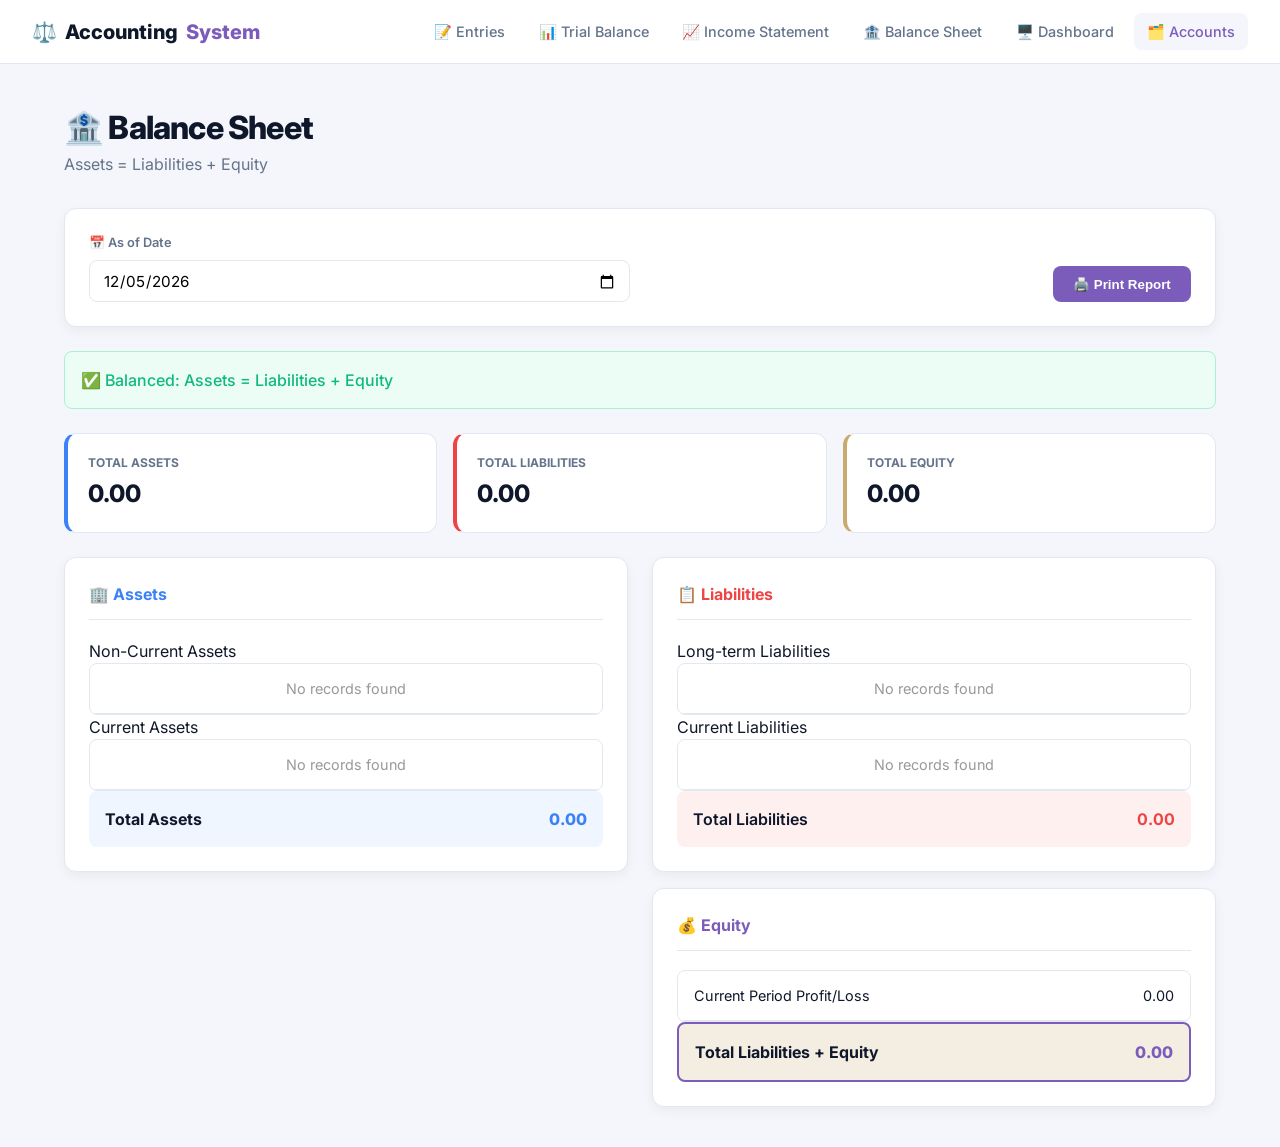
<file: balance-sheet.html>
<!DOCTYPE html>
<html lang="en" dir="ltr">
<head>
  <meta charset="UTF-8" />
  <meta name="viewport" content="width=device-width, initial-scale=1.0" />
  <title>Balance Sheet - Accounting System</title>
  <link rel="stylesheet" href="style.css" />
</head>
<body>


<nav class="navbar">
  <div class="logo">⚖️ <span>Accounting</span> System</div>
  <ul class="nav-links">
    <li><a href="index.html">📝 Entries</a></li>
    <li><a href="trial-balance.html">📊 Trial Balance</a></li>
    <li><a href="income-statement.html">📈 Income Statement</a></li>
    <li><a href="balance-sheet.html">🏦 Balance Sheet</a></li>
    <li><a href="dashboard.html">🖥️ Dashboard</a></li>
    <li><a href="accountsmanager.html" class="active">🗂️ Accounts</a></li>
  </ul>
</nav>


<div class="page">
  <div class="page-header">
    <h1>🏦 Balance Sheet</h1>
    <p>Assets = Liabilities + Equity</p>
  </div>

  <div class="card" style="margin-bottom:1.5rem">
    <div class="form-grid">
      <div class="form-group">
        <label>📅 As of Date</label>
        <input type="date" id="asOfDate" onchange="render()" />
      </div>
      <div class="form-group" style="justify-content:flex-end;flex-direction:row;align-items:flex-end;gap:0.5rem">
        <button class="btn btn-primary" onclick="window.print()">🖨️ Print Report</button>
      </div>
    </div>
  </div>

  <div id="balanceCheck" style="margin-bottom:1.5rem"></div>
  <div class="stats-grid" id="statsRow" style="margin-bottom:1.5rem"></div>

  <div style="display:grid;grid-template-columns:1fr 1fr;gap:1.5rem">
    <div>
      <div class="card" style="margin-bottom:1.5rem">
        <div class="card-title" style="color:var(--blue)">🏢 Assets</div>
        <div class="section-label">Non-Current Assets</div>
        <div class="table-wrap"><table id="fixedAssetsTable"><tbody></tbody></table></div>
        
        <div class="section-label">Current Assets</div>
        <div class="table-wrap"><table id="currentAssetsTable"><tbody></tbody></table></div>

        <div style="background:rgba(96,165,250,0.1); border-radius:8px; padding:1rem; display:flex; justify-content:space-between;">
          <span style="font-weight:700">Total Assets</span>
          <span style="font-weight:800; color:var(--blue)" id="totalAssets">0.00</span>
        </div>
      </div>
    </div>

    <div>
      <div class="card" style="margin-bottom:1rem">
        <div class="card-title" style="color:var(--red)">📋 Liabilities</div>
        <div class="section-label">Long-term Liabilities</div>
        <div class="table-wrap"><table id="nonCurrLiabTable"><tbody></tbody></table></div>

        <div class="section-label">Current Liabilities</div>
        <div class="table-wrap"><table id="currLiabTable"><tbody></tbody></table></div>

        <div style="background:rgba(248,113,113,0.1); border-radius:8px; padding:1rem; display:flex; justify-content:space-between;">
          <span style="font-weight:600">Total Liabilities</span>
          <span style="font-weight:700; color:var(--red)" id="totalLiab">0.00</span>
        </div>
      </div>

      <div class="card">
        <div class="card-title" style="color:var(--accent)">💰 Equity</div>
        <div class="table-wrap"><table id="equityTable"><tbody></tbody></table></div>

        <div style="background:rgba(201,169,110,0.2); border:2px solid var(--accent); border-radius:8px; padding:1rem; display:flex; justify-content:space-between;">
          <span style="font-weight:700">Total Liabilities + Equity</span>
          <span style="font-weight:800; color:var(--accent)" id="totalLiabEquity">0.00</span>
        </div>
      </div>
    </div>
  </div>
</div>

<script src="accounts.js"></script>
<script>

  function getNetIncome() {
    const entries = loadEntries();
    
    let rev = 0;
    let exp = 0;
  
    entries.forEach(e => {
      e.lines.forEach(l => {
        const acc = getAccount(l.code);
        if (!acc) return;
      
        if (acc.type === 'revenue') {
          rev += (l.credit - l.debit);
        }
      
        if (acc.type === 'expense') {
          exp += (l.debit - l.credit);
        }
      });
    });
  
    return rev - exp;
  }

  window.onload = () => {
    document.getElementById('asOfDate').valueAsDate = new Date();
    render();
  };



  function render() {
  let entries = loadEntries();
  const asOf = document.getElementById('asOfDate').value;
  if (asOf) entries = entries.filter(e => e.date <= asOf);

  const currentPeriodProfit = getNetIncome();
  const map = {};

  entries.forEach(entry => {
    entry.lines.forEach(line => {

      const acc = getAccount(line.code);
      if (!acc) return; // 👈 أمان

      const debit = parseFloat(line.debit) || 0;
      const credit = parseFloat(line.credit) || 0;

      // const currentPeriodProfit = getNetIncome();
      
      // assets / liabilities / equity
      if (['asset', 'liability', 'equity'].includes(acc.type)) { 
        
        if (!map[line.code]){
          map[line.code] = { 
            code: line.code, 
            name: acc.name, 
            type: acc.type, 
            balance: 0
          };
        }

        const change = (acc.type === 'asset')
          ? (debit - credit)
          : (credit - debit);

        map[line.code].balance += change;
      }

    });
  });

      const rows = Object.values(map);

    const fixed = rows.filter(r => r.type === 'asset' && r.code.startsWith('101'));
    const currentA = rows.filter(r => r.type === 'asset' && !r.code.startsWith('101'));
    const totalAssets = rows.filter(r => r.type === 'asset').reduce((s, r) => s + r.balance, 0);

    const longTerm = rows.filter(r => r.type === 'liability' && r.code.startsWith('202'));
    const currentL = rows.filter(r => r.type === 'liability' && !r.code.startsWith('202'));
    const totalLiab = rows.filter(r => r.type === 'liability').reduce((s, r) => s + r.balance, 0);

    let equityRows = rows.filter(r => r.type === 'equity');
    const totalEquity = equityRows.reduce((s, r) => s + r.balance, 0) + currentPeriodProfit;

    const totalLiabEquity = totalLiab + totalEquity;
    const diff = Math.abs(totalAssets - totalLiabEquity);
    const isBalanced = diff < 0.01;

    document.getElementById('balanceCheck').innerHTML = isBalanced 
      ? `<div class="alert alert-success">✅ Balanced: Assets = Liabilities + Equity</div>` 
      : `<div class="alert alert-error">⚠️ Out of Balance! Difference: ${fmt(diff)}</div>`;

    document.getElementById('statsRow').innerHTML = `
      <div class="stat-card blue"><div class="stat-label">Total Assets</div><div class="stat-value">${fmt(totalAssets)}</div></div>
      <div class="stat-card red"><div class="stat-label">Total Liabilities</div><div class="stat-value">${fmt(totalLiab)}</div></div>
      <div class="stat-card gold"><div class="stat-label">Total Equity</div><div class="stat-value">${fmt(totalEquity)}</div></div>
    `;

        fillTable('fixedAssetsTable', fixed);
    fillTable('currentAssetsTable', currentA);
    fillTable('nonCurrLiabTable', longTerm);
    fillTable('currLiabTable', currentL);

    const eqBody = document.getElementById('equityTable');
    eqBody.innerHTML = equityRows.map(r => `<tr><td>${r.name}</td><td style="text-align:right">${fmt(r.balance)}</td></tr>`).join('') +
                       `<tr><td>Current Period Profit/Loss</td><td style="text-align:right">${fmt(currentPeriodProfit)}</td></tr>`;

    document.getElementById('totalAssets').textContent = fmt(totalAssets);
    document.getElementById('totalLiab').textContent = fmt(totalLiab);
    document.getElementById('totalLiabEquity').textContent = fmt(totalLiabEquity);
  }
  
  
  function fillTable(id, rows) {
    const table = document.getElementById(id);
    if (rows.length === 0) {
      table.innerHTML = `<tr><td style="color:#999; text-align:center">No records found</td></tr>`;
      return;
    }
    table.innerHTML = rows.map(r => `
      <tr><td>${r.name}</td><td style="text-align:right; font-weight:600">${fmt(r.balance)}</td></tr>
    `).join('');
  }



  function fmt(n) { return n.toLocaleString('en-US', { minimumFractionDigits: 2 }); }
  function loadEntries() { return JSON.parse(localStorage.getItem('journal_entries') || '[]'); }
</script>
</body>
</html>
</file>
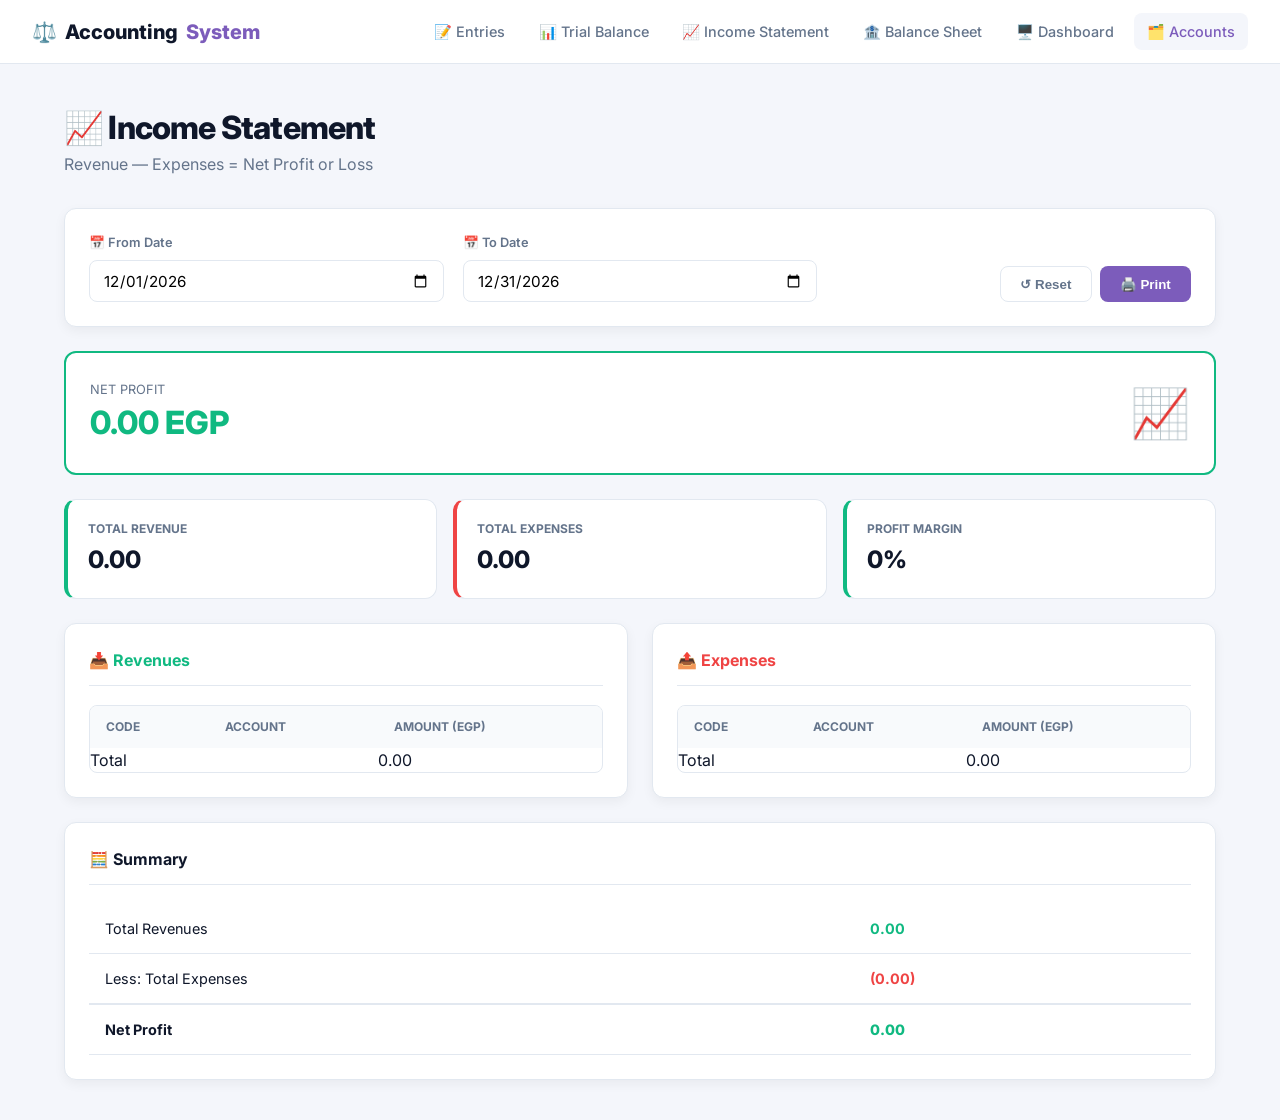
<file: income-statement.html>
<!DOCTYPE html>
<html lang="en" dir="ltr">
<head>
  <meta charset="UTF-8" />
  <meta name="viewport" content="width=device-width, initial-scale=1.0" />
  <title>Income Statement - Accounting System</title>
  <link rel="stylesheet" href="style.css" />
</head>
<body>


<nav class="navbar">
  <div class="logo">⚖️ <span>Accounting</span> System</div>
  <ul class="nav-links">
    <li><a href="index.html">📝 Entries</a></li>
    <li><a href="trial-balance.html">📊 Trial Balance</a></li>
    <li><a href="income-statement.html">📈 Income Statement</a></li>
    <li><a href="balance-sheet.html">🏦 Balance Sheet</a></li>
    <li><a href="dashboard.html">🖥️ Dashboard</a></li>
    <li><a href="accountsmanager.html" class="active">🗂️ Accounts</a></li>
  </ul>
</nav>


<div class="page">
  <div class="page-header">
    <h1>📈 Income Statement</h1>
    <p>Revenue — Expenses = Net Profit or Loss</p>
  </div>

  <div class="card" style="margin-bottom:1.5rem">
    <div class="form-grid">
      <div class="form-group">
        <label>📅 From Date</label>
        <input type="date" id="dateFrom" onchange="render()" />
      </div>
      <div class="form-group">
        <label>📅 To Date</label>
        <input type="date" id="dateTo" onchange="render()" />
      </div>
      <div class="form-group" style="justify-content:flex-end;flex-direction:row;align-items:flex-end;gap:0.5rem">
        <button class="btn btn-ghost" onclick="resetFilters()">↺ Reset</button>
        <button class="btn btn-primary" onclick="window.print()">🖨️ Print</button>
      </div>
    </div>
  </div>

  <div id="netBanner" style="margin-bottom:1.5rem"></div>

  <div class="stats-grid" id="statsRow" style="margin-bottom:1.5rem"></div>

  <div style="display:grid;grid-template-columns:1fr 1fr;gap:1.5rem">
    <div class="card">
      <div class="card-title" style="color:var(--green)">📥 Revenues</div>
      <div class="table-wrap">
        <table>
          <thead><tr><th>Code</th><th>Account</th><th>Amount (EGP)</th></tr></thead>
          <tbody id="revBody"></tbody>
          <tfoot id="revFoot"></tfoot>
        </table>
      </div>
      <div id="revEmpty"></div>
    </div>

    <div class="card">
      <div class="card-title" style="color:var(--red)">📤 Expenses</div>
      <div class="table-wrap">
        <table>
          <thead><tr><th>Code</th><th>Account</th><th>Amount (EGP)</th></tr></thead>
          <tbody id="expBody"></tbody>
          <tfoot id="expFoot"></tfoot>
        </table>
      </div>
      <div id="expEmpty"></div>
    </div>
  </div>

  <div class="card" style="margin-top:1.5rem" id="netCard"></div>
</div>

<script src="accounts.js"></script>
<script>
  window.onload = () => {
    const now = new Date();
    const y = now.getFullYear(), m = now.getMonth();
    document.getElementById('dateFrom').value = new Date(y, m, 1).toISOString().split('T')[0];
    document.getElementById('dateTo').value = new Date(y, m + 1, 0).toISOString().split('T')[0];
    render();
  };

  function resetFilters() {
    document.getElementById('dateFrom').value = '';
    document.getElementById('dateTo').value = '';
    render();
  }

  function render() {
    let entries = loadEntries();
    const from = document.getElementById('dateFrom').value;
    const to = document.getElementById('dateTo').value;
    if (from) entries = entries.filter(e => e.date >= from);
    if (to) entries = entries.filter(e => e.date <= to);

    const revMap = {}, expMap = {};

    entries.forEach(entry => {
      entry.lines.forEach(line => {
        const acc = getAccount(line.code);
        
        if (acc?.type === 'revenue') {
          if (!revMap[line.code]) {
            revMap[line.code] = {
              code: line.code,
              name: acc.name,
              amount: 0
            };
          }
          revMap[line.code].amount += (line.credit - line.debit);
        }
    
        if (acc?.type === 'expense') {
          if (!expMap[line.code]) {
            expMap[line.code] = {
              code: line.code,
              name: acc.name,
              amount: 0
            };
          }
          expMap[line.code].amount += (line.debit - line.credit);
        }
      });
    });

    const revRows = Object.values(revMap).sort((a, b) => a.code.localeCompare(b.code));
    const expRows = Object.values(expMap).sort((a, b) => a.code.localeCompare(b.code));

    const totalRev = revRows.reduce((s, r) => s + r.amount, 0);
    const totalExp = expRows.reduce((s, r) => s + r.amount, 0);
    const netProfit = totalRev - totalExp;
    const isProfit = netProfit >= 0;

    document.getElementById('statsRow').innerHTML = `
      <div class="stat-card green">
        <div class="stat-label">Total Revenue</div>
        <div class="stat-value green">${fmt(totalRev)}</div>
      </div>
      <div class="stat-card red">
        <div class="stat-label">Total Expenses</div>
        <div class="stat-value red">${fmt(totalExp)}</div>
      </div>
      <div class="stat-card ${isProfit ? 'green' : 'red'}">
        <div class="stat-label">Profit Margin</div>
        <div class="stat-value ${isProfit ? 'green' : 'red'}">${totalRev > 0 ? ((netProfit / totalRev) * 100).toFixed(1) + '%' : '0%'}</div>
      </div>
    `;

    document.getElementById('netBanner').innerHTML = `
      <div style="background:var(--surface); border:2px solid ${isProfit ? 'var(--green)' : 'var(--red)'}; border-radius:var(--radius); padding:1.5rem; display:flex; justify-content:space-between; align-items:center">
        <div>
          <div style="font-size:0.8rem; color:var(--text2); text-transform:uppercase;">Net ${isProfit ? 'Profit' : 'Loss'}</div>
          <div style="font-size:2rem; font-weight:800; color:${isProfit ? 'var(--green)' : 'var(--red)'}">
            ${isProfit ? '' : '-'}${fmt(Math.abs(netProfit))} EGP
          </div>
        </div>
        <div style="font-size:3rem">${isProfit ? '📈' : '📉'}</div>
      </div>
    `;

    document.getElementById('revBody').innerHTML = revRows.map(r => `
      <tr><td><code>${r.code}</code></td><td>${r.name}</td><td style="color:var(--green);font-weight:600">${fmt(r.amount)}</td></tr>
    `).join('');
    document.getElementById('revFoot').innerHTML = `<tr class="tfoot-row"><td colspan="2">Total</td><td>${fmt(totalRev)}</td></tr>`;

    document.getElementById('expBody').innerHTML = expRows.map(r => `
      <tr><td><code>${r.code}</code></td><td>${r.name}</td><td style="color:var(--red);font-weight:600">${fmt(r.amount)}</td></tr>
    `).join('');
    document.getElementById('expFoot').innerHTML = `<tr class="tfoot-row"><td colspan="2">Total</td><td>${fmt(totalExp)}</td></tr>`;

    document.getElementById('netCard').innerHTML = `
      <div class="card-title">🧮 Summary</div>
      <table>
        <tr><td>Total Revenues</td><td style="color:var(--green); font-weight:700;">${fmt(totalRev)}</td></tr>
        <tr><td>Less: Total Expenses</td><td style="color:var(--red); font-weight:700;">(${fmt(totalExp)})</td></tr>
        <tr style="border-top:2px solid var(--border)"><td style="font-weight:700">Net ${isProfit ? 'Profit' : 'Loss'}</td><td style="font-weight:800; color:${isProfit ? 'var(--green)' : 'var(--red)'}">${fmt(Math.abs(netProfit))}</td></tr>
      </table>
    `;
  }

  function fmt(num) {
    return num.toLocaleString('en-US', { minimumFractionDigits: 2, maximumFractionDigits: 2 });
  }

  function loadEntries() {
    return JSON.parse(localStorage.getItem('journal_entries') || '[]');
  }
</script>
</body>
</html>
</file>
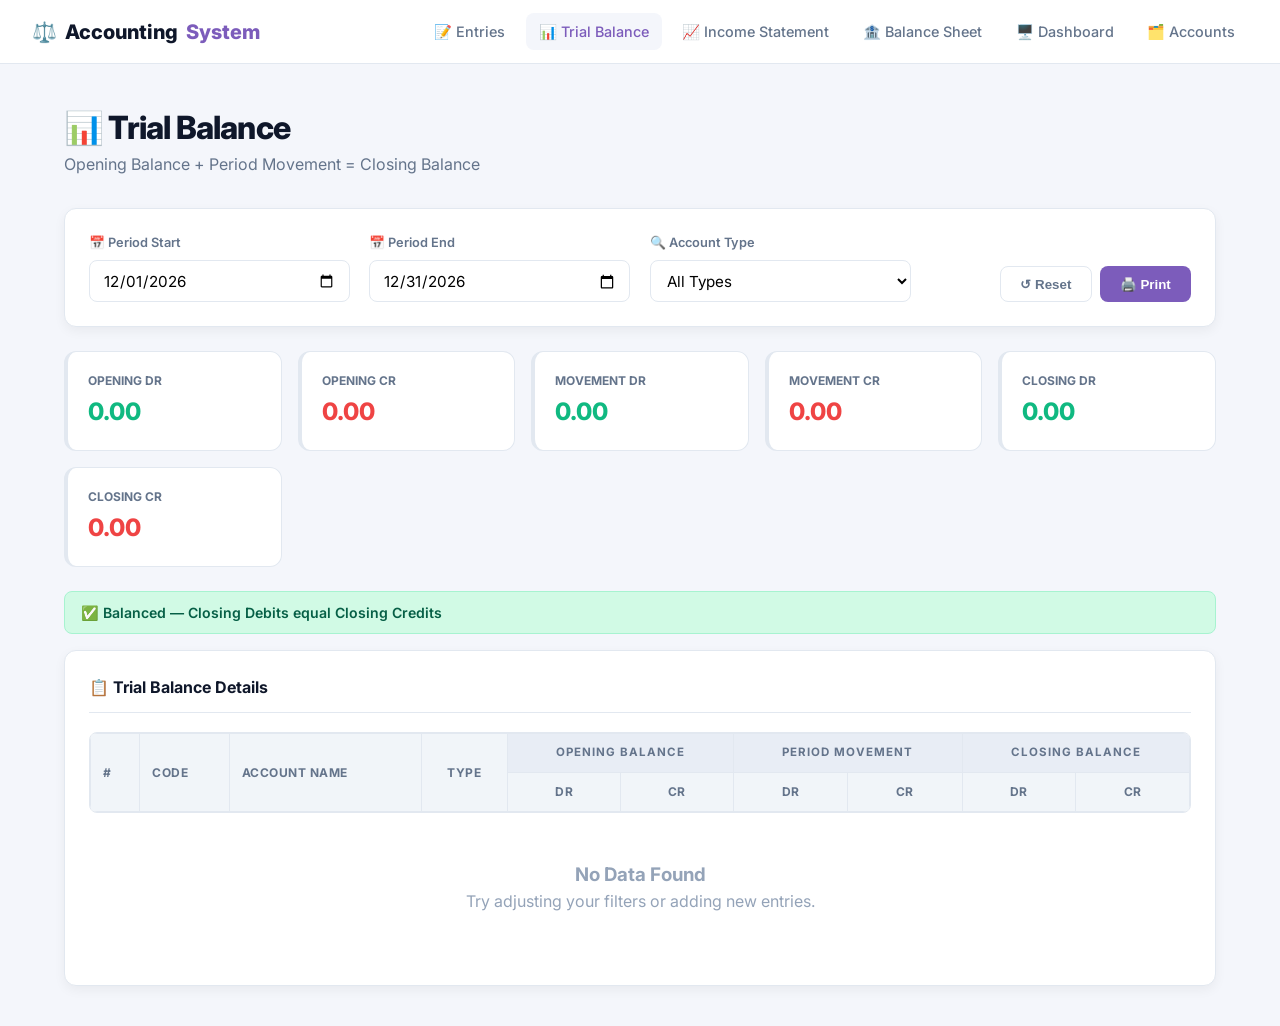
<file: trial-balance.html>
<!DOCTYPE html>
<html lang="en" dir="ltr">
<head>
  <meta charset="UTF-8" />
  <meta name="viewport" content="width=device-width, initial-scale=1.0" />
  <title>Trial Balance - Accounting System</title>
  <link rel="stylesheet" href="style.css" />
  <style>
    .tb-table { width:100%; border-collapse:collapse; font-size:0.85rem; }
    .tb-table th {
      background: #f1f5f9; padding: 10px 12px; text-align:center;
      font-size:0.75rem; font-weight:700; text-transform:uppercase;
      letter-spacing:0.5px; color:#64748b; border:1px solid #e2e8f0;
    }
    .tb-table th.left { text-align:left; }
    .tb-table td { padding: 9px 12px; border:1px solid #e2e8f0; vertical-align:middle; }
    .tb-table tbody tr:hover td { background:#f8fafc; }

    /* group headers */
    .tb-table th.group-header {
      background:#e8edf5; text-align:center;
      font-size:0.72rem; letter-spacing:1px;
    }

    .num  { text-align:right; font-variant-numeric:tabular-nums; font-family:'Courier New',monospace; }
    .debit-val  { color:#16a34a; font-weight:600; }
    .credit-val { color:#dc2626; font-weight:600; }
    .zero       { color:#cbd5e1; }

    .tfoot-row td { background:#1e293b; color:white; font-weight:700; padding:10px 12px; border:1px solid #334155; }
    .tfoot-row .num { color:#fbbf24; }

    .badge { display:inline-block; padding:2px 8px; border-radius:99px; font-size:0.72rem; font-weight:600; }
    .badge-asset    { background:#dbeafe; color:#1d4ed8; }
    .badge-liability{ background:#fee2e2; color:#b91c1c; }
    .badge-equity   { background:#d1fae5; color:#065f46; }
    .badge-expense  { background:#fef3c7; color:#92400e; }
    .badge-revenue  { background:#f3e8ff; color:#6b21a8; }
    .badge-other    { background:#f1f5f9; color:#475569; }

    .alert { padding:10px 16px; border-radius:8px; font-size:0.88rem; font-weight:600; margin-bottom:1rem; }
    .alert-success { background:#d1fae5; color:#065f46; }
    .alert-error   { background:#fee2e2; color:#b91c1c; }

    .empty-state { text-align:center; padding:3rem; color:#94a3b8; }

    @media print {
      .navbar, .filters-card, .no-print { display:none !important; }
      .page { padding:0; }
      .card { box-shadow:none; border:none; }
    }
  </style>
</head>
<body>

<nav class="navbar">
  <div class="logo">⚖️ <span>Accounting</span> System</div>
  <ul class="nav-links">
    <li><a href="index.html">📝 Entries</a></li>
    <li><a href="trial-balance.html" class="active">📊 Trial Balance</a></li>
    <li><a href="income-statement.html">📈 Income Statement</a></li>
    <li><a href="balance-sheet.html">🏦 Balance Sheet</a></li>
    <li><a href="dashboard.html">🖥️ Dashboard</a></li>
    <li><a href="accounts-manager.html">🗂️ Accounts</a></li>
  </ul>
</nav>

<div class="page">
  <div class="page-header">
    <h1>📊 Trial Balance</h1>
    <p>Opening Balance + Period Movement = Closing Balance</p>
  </div>

  <!-- FILTERS -->
  <div class="card filters-card" style="margin-bottom:1.5rem">
    <div class="form-grid">
      <div class="form-group">
        <label>📅 Period Start</label>
        <input type="date" id="dateFrom" onchange="renderTrialBalance()" />
      </div>
      <div class="form-group">
        <label>📅 Period End</label>
        <input type="date" id="dateTo" onchange="renderTrialBalance()" />
      </div>
      <div class="form-group">
        <label>🔍 Account Type</label>
        <select id="typeFilter" onchange="renderTrialBalance()">
          <option value="all">All Types</option>
          <option value="asset">Assets</option>
          <option value="liability">Liabilities</option>
          <option value="equity">Equity</option>
          <option value="expense">Expenses</option>
          <option value="revenue">Revenue</option>
        </select>
      </div>
      <div class="form-group" style="justify-content:flex-end;flex-direction:row;align-items:flex-end;gap:0.5rem">
        <button class="btn btn-ghost no-print" onclick="resetFilters()">↺ Reset</button>
        <button class="btn btn-primary no-print" onclick="window.print()">🖨️ Print</button>
      </div>
    </div>
  </div>

  <!-- STAT CARDS -->
  <div class="stats-grid" id="statsRow" style="margin-bottom:1.5rem"></div>

  <!-- BALANCE STATUS -->
  <div id="balanceStatus"></div>

  <!-- TABLE -->
  <div class="card">
    <div class="card-title">📋 Trial Balance Details</div>
    <div class="table-wrap" style="overflow-x:auto">
      <table class="tb-table" id="tbTable">
        <thead>
          <tr>
            <th class="left" rowspan="2">#</th>
            <th class="left" rowspan="2">Code</th>
            <th class="left" rowspan="2">Account Name</th>
            <th rowspan="2">Type</th>
            <!-- Opening -->
            <th colspan="2" class="group-header">Opening Balance</th>
            <!-- Movement -->
            <th colspan="2" class="group-header">Period Movement</th>
            <!-- Closing -->
            <th colspan="2" class="group-header">Closing Balance</th>
          </tr>
          <tr>
            <th>Dr</th><th>Cr</th>
            <th>Dr</th><th>Cr</th>
            <th>Dr</th><th>Cr</th>
          </tr>
        </thead>
        <tbody id="tbBody"></tbody>
        <tfoot id="tbFoot"></tfoot>
      </table>
    </div>
    <div id="emptyState"></div>
  </div>
</div>

<script src="accounts.js"></script>
<script>
  window.onload = () => {
    const now = new Date();
    const y = now.getFullYear(), m = now.getMonth();
    document.getElementById('dateFrom').value = new Date(y, m, 1).toISOString().split('T')[0];
    document.getElementById('dateTo').value   = new Date(y, m + 1, 0).toISOString().split('T')[0];
    renderTrialBalance();
  };

  function resetFilters() {
    document.getElementById('dateFrom').value = '';
    document.getElementById('dateTo').value   = '';
    document.getElementById('typeFilter').value = 'all';
    renderTrialBalance();
  }

  // ── number helpers ────────────────────────────────────────────────────────
  function fmt(n) {
    return Number(n || 0).toLocaleString('en-US', { minimumFractionDigits: 2, maximumFractionDigits: 2 });
  }
  function numCell(val, cls = '') {
    if (!val || Math.abs(val) < 0.005)
      return `<td class="num zero">—</td>`;
    return `<td class="num ${cls}">${fmt(val)}</td>`;
  }

  // ── aggregate entries into account map ───────────────────────────────────
  function buildMap(entries) {
    const map = {};
    entries.forEach(entry => {
      entry.lines.forEach(line => {
        const code = (line.code || '').trim();
        if (!code) return;
        const acc = getAccount(code);
        if (!map[code]) {
          map[code] = { code, name: acc?.name || 'Unknown', type: acc?.type || 'unknown', debit: 0, credit: 0 };
        }
        map[code].debit  += parseFloat(line.debit)  || 0;
        map[code].credit += parseFloat(line.credit) || 0;
      });
    });
    return map;
  }

  function loadEntries() {
    return JSON.parse(localStorage.getItem('journal_entries') || '[]');
  }

  // ── main render ───────────────────────────────────────────────────────────
  function renderTrialBalance() {
    const allEntries = loadEntries();
    const from       = document.getElementById('dateFrom').value;
    const to         = document.getElementById('dateTo').value;
    const typeFilter = document.getElementById('typeFilter').value;

    // Opening: everything BEFORE the period start
    const openingEntries = from ? allEntries.filter(e => e.date < from) : [];
    // Movement: entries within the selected period
    let periodEntries = allEntries;
    if (from) periodEntries = periodEntries.filter(e => e.date >= from);
    if (to)   periodEntries = periodEntries.filter(e => e.date <= to);

    const openMap  = buildMap(openingEntries);
    const moveMap  = buildMap(periodEntries);

    // merge all account codes
    const allCodes = new Set([...Object.keys(openMap), ...Object.keys(moveMap)]);

    let rows = [...allCodes].map(code => {
      const acc  = getAccount(code);
      const open = openMap[code]  || { debit: 0, credit: 0 };
      const move = moveMap[code]  || { debit: 0, credit: 0 };

      // opening net balance
      const openNet = open.debit - open.credit;
      const openDr  = openNet > 0 ? openNet : 0;
      const openCr  = openNet < 0 ? -openNet : 0;

      // movement
      const moveDr = move.debit;
      const moveCr = move.credit;

      // closing = opening net + movement
      const closeNet = openNet + (moveDr - moveCr);
      const closeDr  = closeNet > 0 ? closeNet : 0;
      const closeCr  = closeNet < 0 ? -closeNet : 0;

      return {
        code,
        name:    acc?.name  || openMap[code]?.name  || moveMap[code]?.name  || 'Unknown',
        type:    acc?.type  || openMap[code]?.type  || moveMap[code]?.type  || 'unknown',
        openDr, openCr,
        moveDr, moveCr,
        closeDr, closeCr
      };
    });

    // sort & filter
    rows.sort((a, b) => a.code.localeCompare(b.code, undefined, { numeric: true }));
    if (typeFilter !== 'all') rows = rows.filter(r => r.type === typeFilter);

    // ── totals ──────────────────────────────────────────────────────────────
    const sum = key => Math.round(rows.reduce((s, r) => s + r[key], 0) * 100) / 100;
    const tOpenDr  = sum('openDr'),  tOpenCr  = sum('openCr');
    const tMoveDr  = sum('moveDr'),  tMoveCr  = sum('moveCr');
    const tCloseDr = sum('closeDr'), tCloseCr = sum('closeCr');
    const moveDiff  = Math.abs(tMoveDr  - tMoveCr);
    const closeDiff = Math.abs(tCloseDr - tCloseCr);
    const isBalanced = closeDiff < 0.01;

    // ── stat cards ──────────────────────────────────────────────────────────
    document.getElementById('statsRow').innerHTML = `
      <div class="stat-card">
        <div class="stat-label">Opening Dr</div>
        <div class="stat-value" style="color:var(--green)">${fmt(tOpenDr)}</div>
      </div>
      <div class="stat-card">
        <div class="stat-label">Opening Cr</div>
        <div class="stat-value" style="color:var(--red)">${fmt(tOpenCr)}</div>
      </div>
      <div class="stat-card">
        <div class="stat-label">Movement Dr</div>
        <div class="stat-value" style="color:var(--green)">${fmt(tMoveDr)}</div>
      </div>
      <div class="stat-card">
        <div class="stat-label">Movement Cr</div>
        <div class="stat-value" style="color:var(--red)">${fmt(tMoveCr)}</div>
      </div>
      <div class="stat-card">
        <div class="stat-label">Closing Dr</div>
        <div class="stat-value" style="color:var(--green)">${fmt(tCloseDr)}</div>
      </div>
      <div class="stat-card ${isBalanced ? '' : 'red'}">
        <div class="stat-label">Closing Cr</div>
        <div class="stat-value" style="color:var(--red)">${fmt(tCloseCr)}</div>
      </div>
    `;

    document.getElementById('balanceStatus').innerHTML = isBalanced
      ? `<div class="alert alert-success">✅ Balanced — Closing Debits equal Closing Credits</div>`
      : `<div class="alert alert-error">⚠️ Out of Balance — Difference: ${fmt(closeDiff)}</div>`;

    // ── empty ───────────────────────────────────────────────────────────────
    if (!rows.length) {
      document.getElementById('tbBody').innerHTML = '';
      document.getElementById('tbFoot').innerHTML = '';
      document.getElementById('emptyState').innerHTML =
        `<div class="empty-state"><h3>No Data Found</h3><p>Try adjusting your filters or adding new entries.</p></div>`;
      return;
    }
    document.getElementById('emptyState').innerHTML = '';

    // ── type badge ──────────────────────────────────────────────────────────
    const typeLabel = { asset:'Asset', liability:'Liability', equity:'Equity', expense:'Expense', revenue:'Revenue' };
    const typeCls   = { asset:'badge-asset', liability:'badge-liability', equity:'badge-equity', expense:'badge-expense', revenue:'badge-revenue' };

    // ── rows ────────────────────────────────────────────────────────────────
    document.getElementById('tbBody').innerHTML = rows.map((r, i) => `
      <tr>
        <td style="color:#94a3b8;font-size:0.78rem">${i + 1}</td>
        <td><code style="font-size:0.8rem;color:#4f46e5">${r.code}</code></td>
        <td style="font-weight:500">${r.name}</td>
        <td><span class="badge ${typeCls[r.type] || 'badge-other'}">${typeLabel[r.type] || r.type}</span></td>
        ${numCell(r.openDr,  'debit-val')}
        ${numCell(r.openCr,  'credit-val')}
        ${numCell(r.moveDr,  'debit-val')}
        ${numCell(r.moveCr,  'credit-val')}
        ${numCell(r.closeDr, 'debit-val')}
        ${numCell(r.closeCr, 'credit-val')}
      </tr>
    `).join('');

    // ── footer ──────────────────────────────────────────────────────────────
    document.getElementById('tbFoot').innerHTML = `
      <tr class="tfoot-row">
        <td colspan="4" style="text-align:right">Grand Total</td>
        <td class="num">${fmt(tOpenDr)}</td>
        <td class="num">${fmt(tOpenCr)}</td>
        <td class="num">${fmt(tMoveDr)}</td>
        <td class="num">${fmt(tMoveCr)}</td>
        <td class="num">${fmt(tCloseDr)}</td>
        <td class="num">${fmt(tCloseCr)}</td>
      </tr>`;
  }
</script>
</body>
</html>
</file>
<file: style.css>
@import url('https://fonts.googleapis.com/css2?family=Inter:wght@300;400;500;600;700;800&family=JetBrains+Mono&display=swap');

:root {
  --bg: #f4f6fb;
  --surface: #ffffff;
  --surface2: #f8fafc;
  --border: #e2e8f0;
  --accent: #7c5cbb;
  --accent2: #9b7dd4;
  --green: #10b981;
  --red: #ef4444;
  --blue: #3b82f6;
  --gold: #c9a96e;
  --text: #0f172a;
  --text2: #64748b;
  --radius: 12px;
  --shadow: 0 4px 12px rgba(0,0,0,0.05);
}

* { margin: 0; padding: 0; box-sizing: border-box; }

body {
  font-family: 'Inter', -apple-system, sans-serif;
  background: var(--bg);
  color: var(--text);
  direction: ltr; /* Changed to LTR */
  min-height: 100vh;
  line-height: 1.5;
}

/* ===== NAVBAR ===== */
.navbar {
  background: var(--surface);
  border-bottom: 1px solid var(--border);
  padding: 0 2rem;
  display: flex;
  align-items: center;
  justify-content: space-between;
  height: 64px;
  position: sticky;
  top: 0;
  z-index: 100;
  backdrop-filter: blur(8px);
}

.navbar .logo {
  font-weight: 800;
  font-size: 1.25rem;
  color: var(--accent);
  display: flex;
  align-items: center;
  gap: 0.5rem;
}

.navbar .logo span { color: var(--text); }

.nav-links {
  display: flex;
  gap: 0.5rem;
  list-style: none;
}

.nav-links a {
  display: flex;
  align-items: center;
  gap: 0.5rem;
  padding: 0.5rem 0.8rem;
  border-radius: 8px;
  color: var(--text2);
  text-decoration: none;
  font-size: 0.9rem;
  font-weight: 500;
  transition: 0.2s;
}

.nav-links a:hover, .nav-links a.active {
  background: var(--bg);
  color: var(--accent);
}

/* ===== LAYOUT ===== */
.page {
  max-width: 1200px;
  margin: 0 auto;
  padding: 2.5rem 1.5rem;
}

.page-header { margin-bottom: 2rem; }
.page-header h1 { font-size: 2rem; font-weight: 800; letter-spacing: -0.025em; }
.page-header p { color: var(--text2); font-size: 1rem; }

/* ===== CARDS ===== */
.card {
  background: var(--surface);
  border: 1px solid var(--border);
  border-radius: var(--radius);
  padding: 1.5rem;
  box-shadow: var(--shadow);
}

.card-title {
  font-size: 1rem;
  font-weight: 700;
  color: var(--text);
  margin-bottom: 1.2rem;
  display: flex;
  align-items: center;
  gap: 0.6rem;
  padding-bottom: 0.8rem;
  border-bottom: 1px solid var(--border);
}

/* ===== FORMS ===== */
.form-grid {
  display: grid;
  grid-template-columns: repeat(auto-fit, minmax(220px, 1fr));
  gap: 1.2rem;
}

.form-group { display: flex; flex-direction: column; gap: 0.5rem; }
.form-group label { font-size: 0.8rem; color: var(--text2); font-weight: 600; }

.form-group input, .form-group select, .form-group textarea {
  background: #ffffff;
  border: 1px solid var(--border);
  border-radius: 8px;
  padding: 0.6rem 0.8rem;
  font-family: inherit;
  font-size: 0.95rem;
  outline: none;
  transition: 0.2s;
}

.form-group input:focus {
  border-color: var(--accent);
  box-shadow: 0 0 0 3px rgba(124, 92, 187, 0.1);
}

/* ===== TABLES ===== */
.table-wrap {
  overflow-x: auto;
  border-radius: 8px;
  border: 1px solid var(--border);
}

table { width: 100%; border-collapse: collapse; }
thead th {
  background: var(--surface2);
  padding: 0.75rem 1rem;
  text-align: left; /* Changed for LTR */
  color: var(--text2);
  font-size: 0.75rem;
  font-weight: 700;
  text-transform: uppercase;
}

tbody td {
  padding: 0.85rem 1rem;
  border-bottom: 1px solid var(--border);
  font-size: 0.9rem;
}

code {
  font-family: 'JetBrains Mono', monospace;
  background: var(--bg);
  padding: 0.2rem 0.4rem;
  border-radius: 4px;
}

/* ===== BUTTONS ===== */
.btn {
  padding: 0.6rem 1.2rem;
  border-radius: 8px;
  font-weight: 600;
  cursor: pointer;
  transition: 0.2s;
  border: 1px solid transparent;
}

.btn-primary { background: var(--accent); color: white; }
.btn-primary:hover { opacity: 0.9; transform: translateY(-1px); }

.btn-ghost { background: transparent; border-color: var(--border); color: var(--text2); }
.btn-ghost:hover { border-color: var(--accent); color: var(--accent); }

/* ===== STATS ===== */
.stats-grid { display: grid; grid-template-columns: repeat(auto-fit, minmax(180px, 1fr)); gap: 1rem; }
.stat-card {
  background: white;
  border: 1px solid var(--border);
  padding: 1.25rem;
  border-radius: var(--radius);
  border-left: 4px solid var(--border); /* Changed from right to left */
}

.stat-card.green { border-left-color: var(--green); }
.stat-card.red { border-left-color: var(--red); }
.stat-card.blue { border-left-color: var(--blue); }
.stat-card.gold { border-left-color: var(--gold); }

.stat-label { font-size: 0.75rem; color: var(--text2); font-weight: 700; text-transform: uppercase; }
.stat-value { font-size: 1.5rem; font-weight: 800; margin-top: 0.25rem; }

/* ===== ALERTS ===== */
.alert {
  padding: 1rem;
  border-radius: 8px;
  margin-bottom: 1rem;
  font-weight: 500;
}
.alert-success { background: #ecfdf5; color: var(--green); border: 1px solid #a7f3d0; }
.alert-error { background: #fef2f2; color: var(--red); border: 1px solid #fecaca; }

/* Responsive adjustments */
@media (max-width: 768px) {
  .nav-links a span { display: none; }
  .form-grid { grid-template-columns: 1fr; }
}
</file>
